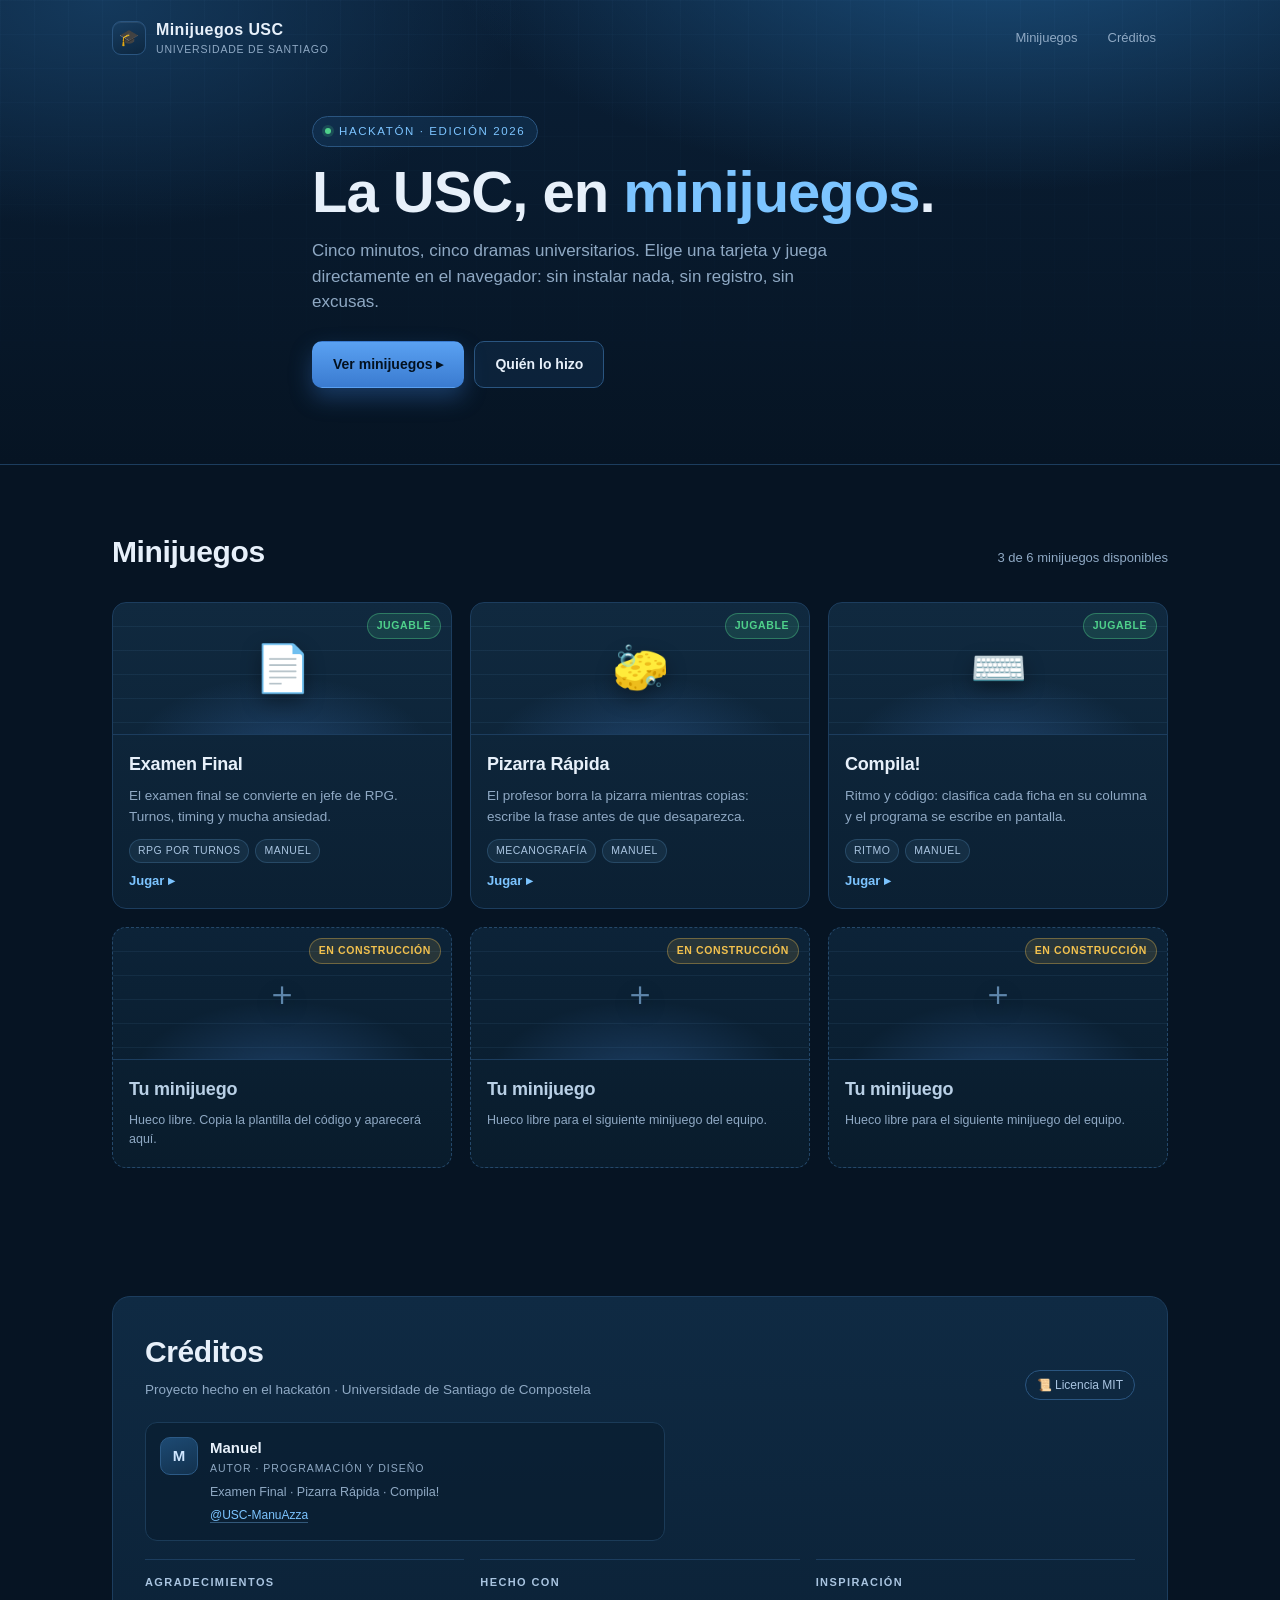
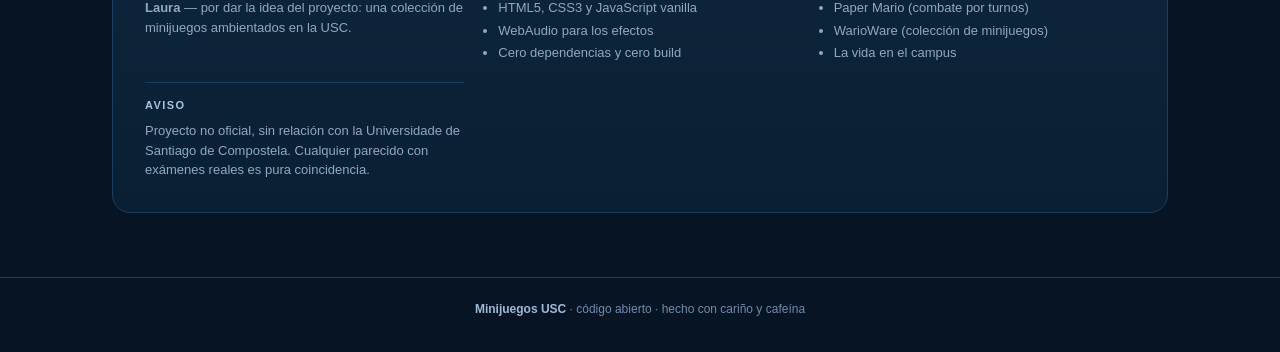
<file: index.html>
<!doctype html>
<html lang="es">
<head>
<meta charset="utf-8">
<meta name="viewport" content="width=device-width,initial-scale=1">
<title>Minijuegos USC — elige uno y juega</title>
<meta name="description" content="Colección de minijuegos cortos sobre la vida en la Universidade de Santiago de Compostela.">
<link rel="icon" href="assets/favicon.svg" type="image/svg+xml">
<style>
  *{box-sizing:border-box}
  :root{
    --bg:#061423;
    --bg-2:#0a1f36;
    --panel:#0e2740;
    --panel-2:#123152;
    --line:#1c3d5e;
    --text:#e7f0fa;
    --muted:#8fa9c4;
    --accent:#4a8fe7;
    --accent-2:#7cc4ff;
    --ok:#4fd18b;
    --warn:#f2c14e;
    --red:#e0605a;
    --shadow:0 18px 34px rgba(0,0,0,.38);
  }
  html{scroll-behavior:smooth}
  body{
    margin:0;background:var(--bg);color:var(--text);
    font-family:"Trebuchet MS",Verdana,sans-serif;
    line-height:1.5;-webkit-font-smoothing:antialiased;
  }
  a{color:inherit}
  .wrap{width:min(1120px,100%);margin:0 auto;padding:0 clamp(16px,4vw,32px)}

  /* ---------- cabecera ---------- */
  .hero{
    position:relative;overflow:hidden;
    padding:18px 0 76px;
    background:
      radial-gradient(900px 420px at 78% -15%, #1b4f7d 0%, transparent 62%),
      radial-gradient(700px 380px at 8% 0%, #14395c 0%, transparent 60%),
      linear-gradient(180deg,#0a1f36 0%, #061423 100%);
    border-bottom:1px solid var(--line);
  }
  .hero::before{
    content:"";position:absolute;inset:0;pointer-events:none;opacity:.5;
    background-image:
      linear-gradient(rgba(124,196,255,.055) 1px, transparent 1px),
      linear-gradient(90deg, rgba(124,196,255,.055) 1px, transparent 1px);
    background-size:34px 34px;
    mask-image:linear-gradient(180deg,#000 0%, transparent 92%);
  }
  .nav{display:flex;align-items:center;justify-content:space-between;gap:16px;position:relative;z-index:1}
  .brand{display:flex;align-items:center;gap:10px;font-weight:800;letter-spacing:.4px}
  .brand .mark{
    display:grid;place-items:center;width:34px;height:34px;border-radius:9px;
    background:linear-gradient(160deg,#173d61,#0d2740);border:1px solid #2a5580;
    box-shadow:inset 0 1px 0 rgba(255,255,255,.08);font-size:16px;
  }
  .brand small{display:block;font-weight:400;font-size:10.5px;color:var(--muted);letter-spacing:.8px;text-transform:uppercase}
  .navlinks{display:flex;gap:6px}
  .navlinks a{
    text-decoration:none;font-size:13px;color:var(--muted);
    padding:8px 12px;border-radius:999px;transition:background .18s,color .18s;
  }
  .navlinks a:hover,.navlinks a:focus-visible{background:rgba(124,196,255,.1);color:var(--text)}

  .hero-body{position:relative;z-index:1;padding-top:58px;max-width:720px}
  .kicker{
    display:inline-flex;align-items:center;gap:8px;margin:0 0 14px;
    font-size:11.5px;letter-spacing:1.6px;text-transform:uppercase;color:var(--accent-2);
    border:1px solid #2a5580;background:rgba(20,57,92,.5);border-radius:999px;padding:6px 12px;
  }
  .kicker i{width:6px;height:6px;border-radius:50%;background:var(--ok);box-shadow:0 0 0 3px rgba(79,209,139,.18)}
  h1{
    margin:0 0 16px;font-size:clamp(34px,6vw,58px);line-height:1.06;letter-spacing:-1px;
  }
  h1 em{font-style:normal;color:var(--accent-2)}
  .lede{margin:0 0 26px;font-size:clamp(15px,2vw,17px);color:var(--muted);max-width:56ch}
  .cta{display:flex;flex-wrap:wrap;gap:10px}
  .btn{
    display:inline-flex;align-items:center;gap:8px;text-decoration:none;
    padding:12px 20px;border-radius:10px;font-weight:700;font-size:14px;
    border:1px solid transparent;transition:transform .15s, box-shadow .15s, background .15s;
  }
  .btn:hover{transform:translateY(-2px)}
  .btn.primary{
    background:linear-gradient(180deg,#5aa1f2,#3a7bd0);color:#03111f;
    box-shadow:0 10px 22px rgba(58,123,208,.35);
  }
  .btn.ghost{border-color:#2a5580;color:var(--text);background:rgba(18,49,82,.45)}
  .btn.ghost:hover{background:rgba(18,49,82,.8)}

  /* ---------- secciones ---------- */
  .section{padding:64px 0 8px}
  .section-head{display:flex;align-items:baseline;justify-content:space-between;gap:16px;flex-wrap:wrap;margin-bottom:22px}
  h2{margin:0;font-size:clamp(22px,3vw,30px);letter-spacing:-.4px}
  .muted{color:var(--muted)}
  .count{font-size:13px;color:var(--muted)}

  .grid{display:grid;grid-template-columns:repeat(auto-fill,minmax(268px,1fr));gap:18px}

  .card{
    position:relative;display:flex;flex-direction:column;
    background:linear-gradient(180deg,#10293f 0%, #0b2033 100%);
    border:1px solid var(--line);border-radius:14px;overflow:hidden;
    transition:transform .2s ease, border-color .2s ease, box-shadow .2s ease;
  }
  .card.jugable:hover,.card.jugable:focus-within{
    transform:translateY(-4px);border-color:#3a7bd0;box-shadow:var(--shadow);
  }
  .thumb{
    position:relative;display:grid;place-items:center;height:132px;
    background:
      radial-gradient(220px 120px at 50% 120%, rgba(74,143,231,.28), transparent 70%),
      repeating-linear-gradient(180deg, transparent 0 23px, rgba(124,196,255,.07) 23px 24px);
    border-bottom:1px solid var(--line);
  }
  .thumb .emoji{font-size:46px;filter:drop-shadow(0 8px 10px rgba(0,0,0,.35));transition:transform .2s}
  .card.jugable:hover .thumb .emoji{transform:translateY(-3px) rotate(-4deg)}
  .badge{
    position:absolute;top:10px;right:10px;font-size:10.5px;font-weight:800;
    letter-spacing:.6px;text-transform:uppercase;padding:4px 9px;border-radius:999px;
    border:1px solid transparent;
  }
  .jugable .badge{background:rgba(79,209,139,.14);color:var(--ok);border-color:rgba(79,209,139,.4)}
  .construccion .badge{background:rgba(242,193,78,.12);color:var(--warn);border-color:rgba(242,193,78,.35)}

  .body{display:flex;flex-direction:column;gap:8px;padding:16px 16px 18px;flex:1}
  .body h3{margin:0;font-size:18px;letter-spacing:-.2px}
  .body p{margin:0;font-size:13.5px;color:var(--muted)}
  .meta{display:flex;flex-wrap:wrap;gap:6px;margin:4px 0 0;padding:0;list-style:none}
  .meta li{
    font-size:10.5px;letter-spacing:.5px;text-transform:uppercase;color:#a9c4e0;
    background:rgba(124,196,255,.08);border:1px solid rgba(124,196,255,.18);
    padding:3px 8px;border-radius:999px;
  }
  .play{
    margin-top:auto;align-self:flex-start;display:inline-flex;align-items:center;gap:6px;
    font-size:13px;font-weight:800;color:var(--accent-2);
  }
  .overlay{position:absolute;inset:0;border-radius:14px}
  .card.jugable .overlay:focus-visible{outline:3px solid var(--accent-2);outline-offset:3px}

  .construccion{background:linear-gradient(180deg,#0c2338 0%,#091c2c 100%);border-style:dashed;border-color:#24486a}
  .construccion .thumb .emoji{font-size:34px;color:#5e86ab}
  .construccion .body h3{color:#b9d0e6}
  .construccion .body p{font-size:12.5px}

  /* ---------- créditos ---------- */
  .credits{margin-top:56px}
  .panel{
    background:linear-gradient(180deg,#0f2a43,#0a1f33);
    border:1px solid var(--line);border-radius:18px;padding:clamp(20px,3vw,32px);
  }
  .credit-head{display:flex;justify-content:space-between;align-items:flex-end;gap:18px;flex-wrap:wrap;margin-bottom:22px}
  .credit-head p{margin:6px 0 0;font-size:13.5px;color:var(--muted)}
  .people{display:grid;grid-template-columns:repeat(auto-fit,minmax(230px,1fr));gap:14px}
  .people.solo{grid-template-columns:minmax(0,520px)}
  .person{
    display:flex;gap:12px;align-items:flex-start;
    background:rgba(9,27,44,.55);border:1px solid #1b3b58;border-radius:12px;padding:14px;
  }
  .avatar{
    flex:0 0 auto;width:38px;height:38px;border-radius:10px;display:grid;place-items:center;
    font-weight:800;font-size:15px;color:#cfe6ff;
    background:linear-gradient(160deg,#1d4a73,#12314e);border:1px solid #2c5a86;
  }
  .person h3{margin:0;font-size:15px}
  .person h3 span{display:block;font-size:10.5px;letter-spacing:1px;text-transform:uppercase;color:var(--muted);font-weight:400;margin-top:2px}
  .person p{margin:6px 0 0;font-size:12.5px;color:var(--muted)}
  .person a{font-size:12px;color:var(--accent-2);text-decoration:none;border-bottom:1px solid rgba(124,196,255,.35)}
  .person a:hover{border-bottom-color:var(--accent-2)}

  .credit-cols{display:grid;grid-template-columns:repeat(auto-fit,minmax(240px,1fr));gap:16px;margin-top:18px}
  .credit-box{border-top:1px solid var(--line);padding-top:14px}
  .credit-box h4{margin:0 0 8px;font-size:11px;letter-spacing:1.4px;text-transform:uppercase;color:#a9c4e0}
  .credit-box ul{margin:0;padding-left:18px;font-size:13px;color:var(--muted)}
  .credit-box li{margin:3px 0}
  .credit-box p{margin:0;font-size:13px;color:var(--muted)}
  .license{display:inline-flex;align-items:center;gap:8px;font-size:12px;color:#a9c4e0;
    border:1px solid #2a5580;border-radius:999px;padding:5px 11px;margin-top:4px}

  footer{
    margin-top:56px;border-top:1px solid var(--line);
    padding:22px 0 34px;font-size:12px;color:#6f8cab;text-align:center;
  }
  footer strong{color:#9fbbd6;font-weight:600}

  @media (max-width:560px){
    .hero{padding-bottom:56px}
    .hero-body{padding-top:40px}
    .navlinks a{padding:8px 9px;font-size:12px}
    .thumb{height:112px}
  }
  @media (prefers-reduced-motion:reduce){
    *{transition:none !important;animation:none !important;scroll-behavior:auto !important}
  }
</style>
</head>
<body>

<header class="hero">
  <div class="wrap">
    <nav class="nav">
      <span class="brand">
        <span class="mark">🎓</span>
        <span>Minijuegos USC<small>Universidade de Santiago</small></span>
      </span>
      <div class="navlinks">
        <a href="#minijuegos">Minijuegos</a>
        <a href="#creditos">Créditos</a>
      </div>
    </nav>
  </div>

  <div class="wrap hero-body">
    <p class="kicker"><i></i> Hackatón · edición 2026</p>
    <h1>La USC, en <em>minijuegos</em>.</h1>
    <p class="lede">
      Cinco minutos, cinco dramas universitarios. Elige una tarjeta y juega directamente
      en el navegador: sin instalar nada, sin registro, sin excusas.
    </p>
    <div class="cta">
      <a class="btn primary" href="#minijuegos">Ver minijuegos ▸</a>
      <a class="btn ghost" href="#creditos">Quién lo hizo</a>
    </div>
  </div>
</header>

<main class="wrap">
  <section class="section" id="minijuegos">
    <div class="section-head">
      <h2>Minijuegos</h2>
      <p class="count" id="count"></p>
    </div>
    <div class="grid" id="grid"></div>
  </section>

  <section class="section credits" id="creditos">
    <div class="panel">
      <div class="credit-head">
        <div>
          <h2>Créditos</h2>
          <p>Proyecto hecho en el hackatón · <span title="TODO">Universidade de Santiago de Compostela</span></p>
        </div>
        <span class="license">📜 Licencia MIT</span>
      </div>

      <div class="people solo">
        <article class="person">
          <div class="avatar">M</div>
          <div>
            <h3>Manuel <span>Autor · programación y diseño</span></h3>
            <p>Examen Final · Pizarra Rápida · Compila!</p>
            <a href="https://github.com/USC-ManuAzza" target="_blank" rel="noopener">@USC-ManuAzza</a>
          </div>
        </article>
      </div>

      <div class="credit-cols">
        <div class="credit-box">
          <h4>Agradecimientos</h4>
          <p><b>Laura</b> — por dar la idea del proyecto: una colección de minijuegos ambientados en la USC.</p>
        </div>
        <div class="credit-box">
          <h4>Hecho con</h4>
          <ul>
            <li>HTML5, CSS3 y JavaScript vanilla</li>
            <li>WebAudio para los efectos</li>
            <li>Cero dependencias y cero build</li>
          </ul>
        </div>
        <div class="credit-box">
          <h4>Inspiración</h4>
          <ul>
            <li>Paper Mario (combate por turnos)</li>
            <li>WarioWare (colección de minijuegos)</li>
            <li>La vida en el campus</li>
          </ul>
        </div>
        <div class="credit-box">
          <h4>Aviso</h4>
          <p>Proyecto no oficial, sin relación con la Universidade de Santiago de Compostela. Cualquier parecido con exámenes reales es pura coincidencia.</p>
        </div>
      </div>
    </div>
  </section>
</main>

<footer>
  <div class="wrap">
    <strong>Minijuegos USC</strong> · código abierto · hecho con cariño y cafeína
  </div>
</footer>

<script>
'use strict';

/* ============================================================
   PLANTILLA — para añadir un minijuego nuevo:
   1. Copia el bloque de abajo y rellena los datos.
   2. Crea la carpeta del minijuego (ej. MiJuego/) con su HTML.
   3. pon estado:'jugable' y la ruta relativa en 'ruta'.
   4. Si aún no existe, déjalo en estado:'construccion' y quita 'ruta'.

   { titulo:'Mi minijuego', desc:'Una línea de qué va.', estado:'jugable',
     ruta:'MiJuego/index.html', etiqueta:'Género', autor:'Nombre', emoji:'🎮' },
   ============================================================ */

const JUEGOS = [
  {
    titulo: 'Examen Final',
    desc: 'El examen final se convierte en jefe de RPG. Turnos, timing y mucha ansiedad.',
    estado: 'jugable',
    ruta: 'ExamenFinal/examen-final.html',
    etiqueta: 'RPG por turnos',
    autor: 'Manuel',
    emoji: '📄'
  },
  {
    titulo: 'Pizarra Rápida',
    desc: 'El profesor borra la pizarra mientras copias: escribe la frase antes de que desaparezca.',
    estado: 'jugable',
    ruta: 'PizarraRapida/index.html',
    etiqueta: 'Mecanografía',
    autor: 'Manuel',
    emoji: '🧽'
  },
  {
    titulo: 'Compila!',
    desc: 'Ritmo y código: clasifica cada ficha en su columna y el programa se escribe en pantalla.',
    estado: 'jugable',
    ruta: 'Compila/index.html',
    etiqueta: 'Ritmo',
    autor: 'Manuel',
    emoji: '⌨️'
  },
  {
    titulo: 'Tu minijuego',
    desc: 'Hueco libre. Copia la plantilla del código y aparecerá aquí.',
    estado: 'construccion',
    emoji: '＋'
  },
  {
    titulo: 'Tu minijuego',
    desc: 'Hueco libre para el siguiente minijuego del equipo.',
    estado: 'construccion',
    emoji: '＋'
  },
  {
    titulo: 'Tu minijuego',
    desc: 'Hueco libre para el siguiente minijuego del equipo.',
    estado: 'construccion',
    emoji: '＋'
  }
];

const ESTADOS = {
  jugable:      { etiqueta: 'Jugable', clase: 'jugable' },
  construccion: { etiqueta: 'En construcción', clase: 'construccion' }
};

const esc = s => String(s).replace(/[&<>"']/g, c => ({'&':'&amp;','<':'&lt;','>':'&gt;','"':'&quot;',"'":'&#39;'}[c]));

function pintar(){
  const grid = document.getElementById('grid');
  const frag = document.createDocumentFragment();

  JUEGOS.forEach(j => {
    const st = ESTADOS[j.estado] || ESTADOS.construccion;
    const card = document.createElement('article');
    card.className = 'card ' + st.clase;

    const meta = [];
    if(j.etiqueta) meta.push('<li>' + esc(j.etiqueta) + '</li>');
    if(j.autor) meta.push('<li>' + esc(j.autor) + '</li>');

    const jugable = j.estado === 'jugable' && j.ruta;

    card.innerHTML =
      '<div class="thumb"><span class="emoji">' + (j.emoji || '🎮') + '</span>' +
      '<span class="badge">' + st.etiqueta + '</span></div>' +
      '<div class="body">' +
        '<h3>' + esc(j.titulo) + '</h3>' +
        '<p>' + esc(j.desc) + '</p>' +
        (meta.length ? '<ul class="meta">' + meta.join('') + '</ul>' : '') +
        (jugable ? '<span class="play">Jugar ▸</span>' : '') +
      '</div>' +
      (jugable ? '<a class="overlay" href="' + esc(j.ruta) + '" aria-label="Jugar ' + esc(j.titulo) + '"></a>' : '');

    frag.appendChild(card);
  });

  grid.replaceChildren(frag);

  const listos = JUEGOS.filter(j => j.estado === 'jugable').length;
  document.getElementById('count').textContent =
    listos + ' de ' + JUEGOS.length + ' minijuegos disponibles';
}

pintar();
</script>
</body>
</html>
</file>
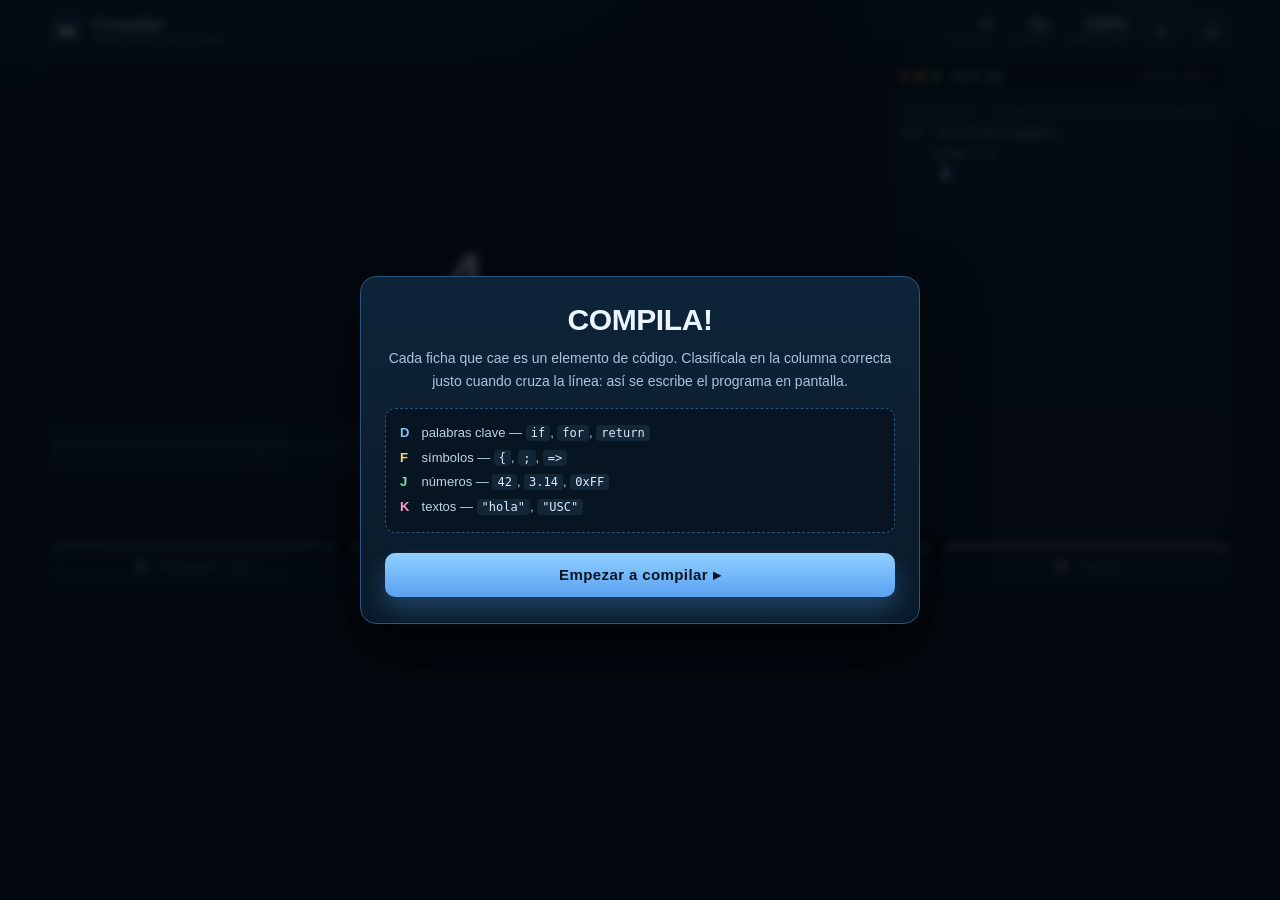
<file: Compila/index.html>
<!doctype html>
<html lang="es">
<head>
<meta charset="utf-8">
<meta name="viewport" content="width=device-width,initial-scale=1">
<title>Compila! — minijuego de ritmo</title>
<meta name="description" content="Minijuego de ritmo: clasifica elementos de código antes de que crucen la línea.">
<link rel="icon" href="../assets/favicon.svg" type="image/svg+xml">
<link rel="stylesheet" href="styles.css">
</head>
<body>

<div class="app">
  <header class="hud">
    <div class="brand">
      <span class="ico">⌨️</span>
      <span>Compila!<small>minijuego de ritmo</small></span>
    </div>
    <div class="stats">
      <div class="stat"><b id="score">0</b><small>puntos</small></div>
      <div class="stat"><b id="combo">0x</b><small>combo</small></div>
      <div class="stat"><b id="acc">100%</b><small>precisión</small></div>
      <button id="pause" class="mini" title="Pausa (Esc)" aria-label="Pausar">⏸</button>
      <button id="mute" class="mini" title="Sonido">🔊</button>
    </div>
  </header>

  <main class="stage">
    <section class="playfield">
      <canvas id="board" aria-label="Pista de notas"></canvas>
      <div class="judge" id="judge" aria-live="polite"></div>
    </section>

    <aside class="editor" aria-label="Código generado">
      <div class="editor-bar">
        <span class="dot r"></span><span class="dot y"></span><span class="dot g"></span>
        <span class="file">main.py</span>
        <span class="status" id="status">esperando…</span>
      </div>
      <pre class="code" id="code"></pre>
      <div class="progress"><i id="prog"></i></div>
    </aside>
  </main>

  <div class="lanes" id="lanes">
    <button class="lane l0" data-lane="0"><b>D</b><span>palabra clave</span></button>
    <button class="lane l1" data-lane="1"><b>F</b><span>símbolo</span></button>
    <button class="lane l2" data-lane="2"><b>J</b><span>número</span></button>
    <button class="lane l3" data-lane="3"><b>K</b><span>texto</span></button>
  </div>

  <p class="hint" id="hint">
    Pulsa <b>D</b> · <b>F</b> · <b>J</b> · <b>K</b> cuando la ficha cruce la línea, según lo que sea.
  </p>
</div>

<div class="overlay" id="overlay">
  <div class="panel">
    <h1 id="ovTitle">COMPILA!</h1>
    <p id="ovText">
      Cada ficha que cae es un elemento de código. Clasifícala en la columna correcta
      justo cuando cruza la línea: así se escribe el programa en pantalla.
    </p>
    <ul class="rules">
      <li><b class="k0">D</b> palabras clave — <code>if</code>, <code>for</code>, <code>return</code></li>
      <li><b class="k1">F</b> símbolos — <code>{</code>, <code>;</code>, <code>=&gt;</code></li>
      <li><b class="k2">J</b> números — <code>42</code>, <code>3.14</code>, <code>0xFF</code></li>
      <li><b class="k3">K</b> textos — <code>"hola"</code>, <code>"USC"</code></li>
    </ul>
    <button id="ovBtn" class="big">Empezar a compilar ▸</button>
  </div>
</div>

<div class="overlay hidden" id="pausa">
  <div class="panel panel-mini">
    <h1>PAUSA</h1>
    <p>El profesor ha salido de clase. El tiempo no corre.</p>
    <button id="resumeBtn" class="big">Continuar ▸</button>
    <button id="quitBtn" class="link">Salir al menú</button>
  </div>
</div>

<script src="game.js"></script>
</body>
</html>
</file>
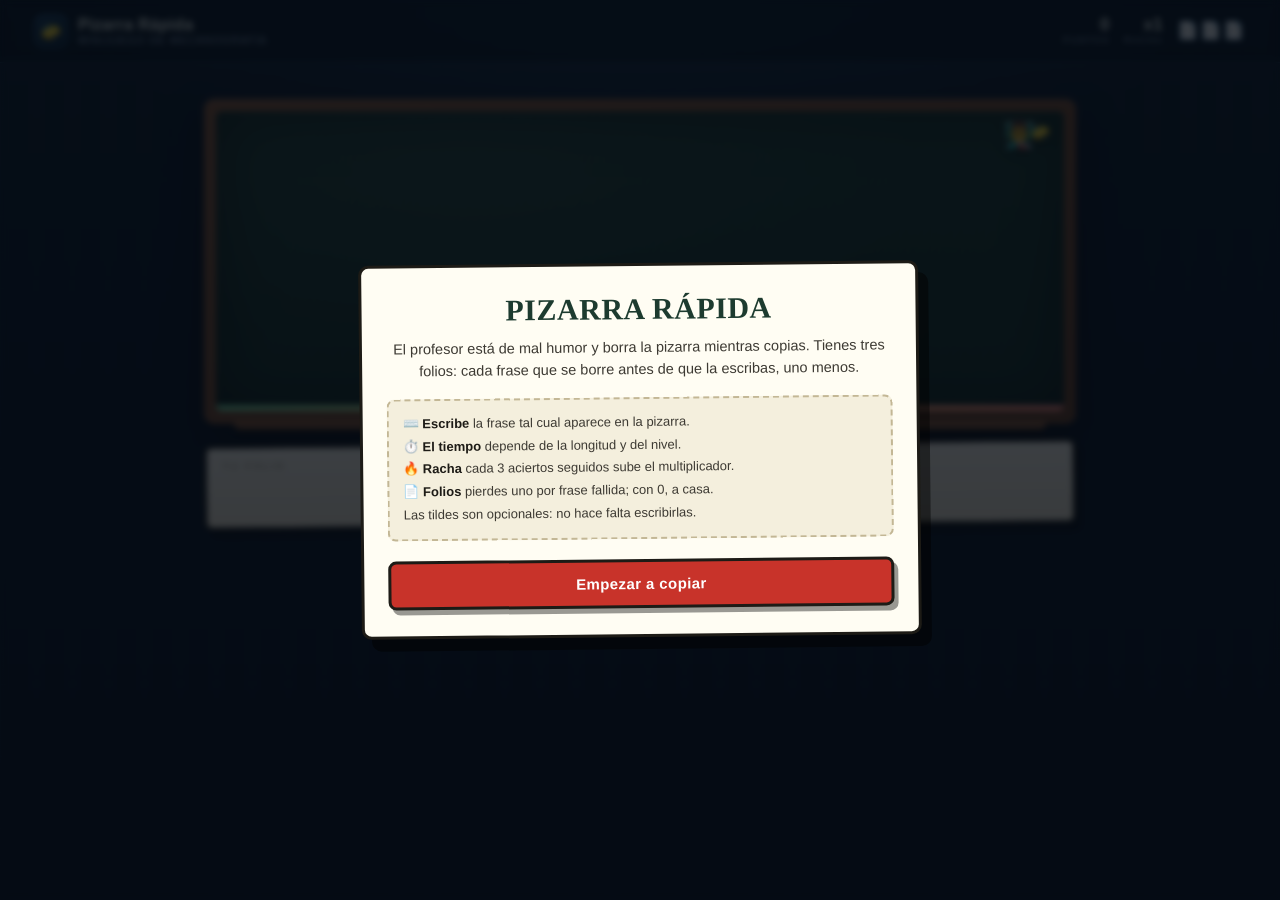
<file: PizarraRapida/index.html>
<!doctype html>
<html lang="es">
<head>
<meta charset="utf-8">
<meta name="viewport" content="width=device-width,initial-scale=1">
<title>Pizarra Rápida — escribe antes de que borre</title>
<meta name="description" content="Minijuego de mecanografía: copia la frase de la pizarra antes de que el profesor la borre.">
<link rel="icon" href="../assets/favicon.svg" type="image/svg+xml">
<link rel="stylesheet" href="styles.css">
</head>
<body>

<div class="room">
  <header class="hud">
    <div class="brand">
      <span class="ico">🧽</span>
      <span>Pizarra Rápida<small>minijuego de mecanografía</small></span>
    </div>
    <div class="stats">
      <div class="stat"><b id="pts">0</b><small>puntos</small></div>
      <div class="stat"><b id="mult">x1</b><small>racha</small></div>
      <div class="stat folios" id="vidas" aria-label="Folios restantes">📄📄📄</div>
    </div>
  </header>

  <main class="stage">
    <div class="board-frame">
      <div class="board">
        <div class="teacher" id="teacher" aria-hidden="true">👨‍🏫<span class="eraser">🧽</span></div>
        <p class="chalk" id="frase" aria-live="polite"></p>
        <div class="timer" role="progressbar" aria-label="Tiempo restante"><i id="timerBar"></i></div>
      </div>
      <div class="tray"></div>
    </div>

    <div class="folio">
      <span class="folio-label">TU FOLIO</span>
      <div class="folio-line">
        <div class="typed" id="typed" aria-hidden="true"></div>
        <input id="input" type="text" autocomplete="off" autocapitalize="off" autocorrect="off"
               spellcheck="false" aria-label="Escribe la frase de la pizarra">
      </div>
    </div>

    <p class="hint" id="hint">Escribe la frase antes de que la borre.</p>
  </main>
</div>

<div class="overlay" id="overlay">
  <div class="panel">
    <h1 id="ovTitle">PIZARRA RÁPIDA</h1>
    <p id="ovText">El profesor está de mal humor y borra la pizarra mientras copias. Tienes tres folios: cada frase que se borre antes de que la escribas, uno menos.</p>
    <ul class="rules">
      <li><b>⌨️ Escribe</b> la frase tal cual aparece en la pizarra.</li>
      <li><b>⏱️ El tiempo</b> depende de la longitud y del nivel.</li>
      <li><b>🔥 Racha</b> cada 3 aciertos seguidos sube el multiplicador.</li>
      <li><b>📄 Folios</b> pierdes uno por frase fallida; con 0, a casa.</li>
      <li>Las tildes son opcionales: no hace falta escribirlas.</li>
    </ul>
    <button id="ovBtn" class="big">Empezar a copiar</button>
  </div>
</div>

<script src="game.js"></script>
</body>
</html>
</file>
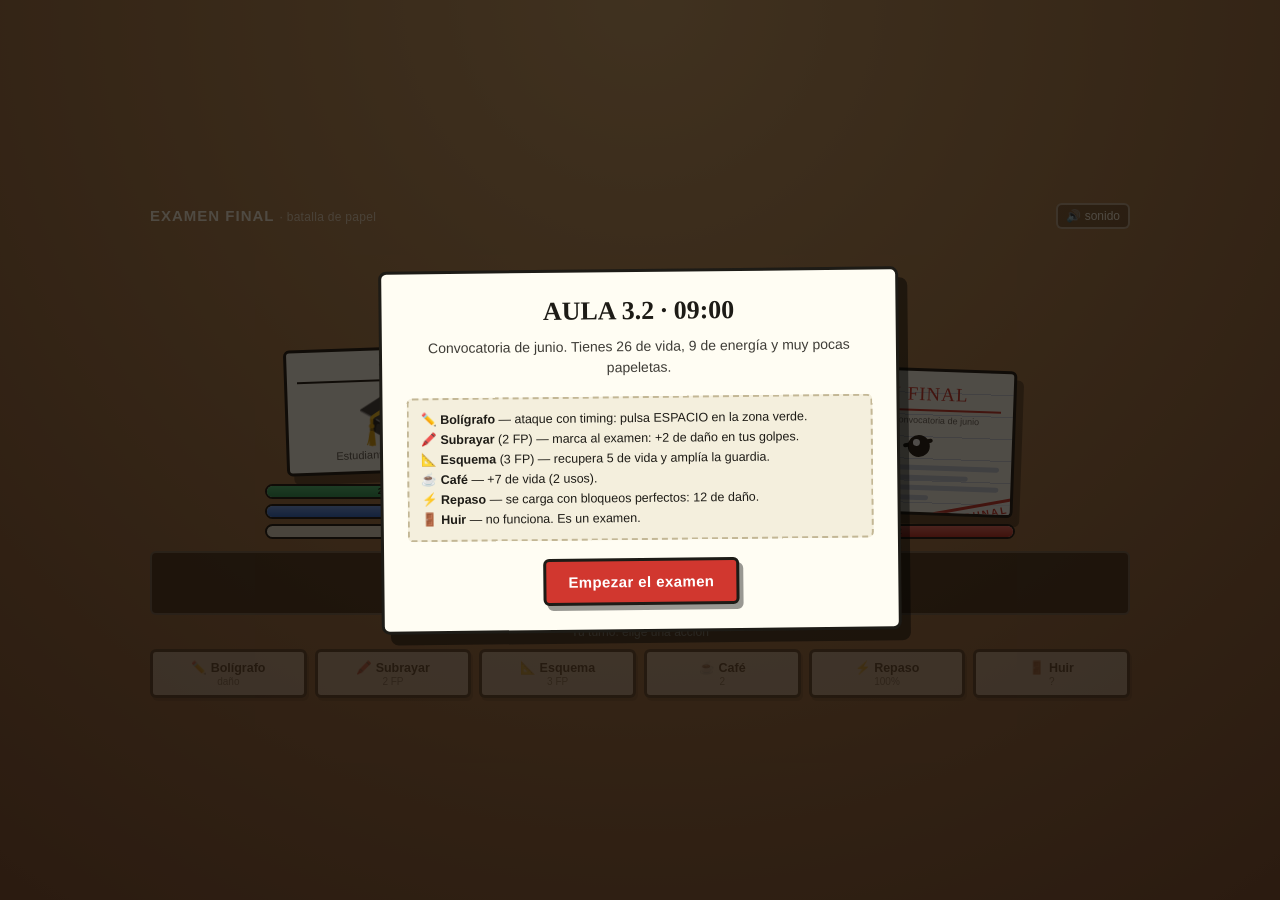
<file: examen-final.html>
<!doctype html>
<html lang="es">
<head>
<meta charset="utf-8">
<meta name="viewport" content="width=device-width,initial-scale=1">
<title>Examen Final — Batalla de Papel</title>
<style>
  *{box-sizing:border-box}
  :root{
    --ink:#1d1b16; --paper:#fffdf3; --red:#d1372f; --blue:#2f6bd1;
    --green:#2f9e5c; --yellow:#f2c14e; --wood:#8a5a3b;
  }
  html,body{height:100%}
  body{
    margin:0; min-height:100%; color:var(--ink);
    font-family:"Trebuchet MS",Verdana,sans-serif;
    background:radial-gradient(circle at 50% 0%, #c9a06a 0%, #a97c4e 45%, #7d4f33 100%);
    display:grid; place-items:center; padding:14px;
    overflow-x:hidden;
  }
  #game{width:min(980px,100%); position:relative}

  .topbar{display:flex;justify-content:space-between;align-items:center;color:#fff8e7;margin-bottom:10px}
  .brand{font-weight:800;letter-spacing:1px;font-size:15px}
  .brand span{font-weight:400;opacity:.75;font-size:12px;letter-spacing:.3px}
  .mini{background:rgba(0,0,0,.25);color:#fff8e7;border:2px solid rgba(255,248,231,.5);
    border-radius:6px;padding:4px 8px;cursor:pointer;font:inherit;font-size:12px}
  .mini:hover{background:rgba(0,0,0,.4)}

  #arena{display:grid;grid-template-columns:1fr 1fr;gap:20px;align-items:end;min-height:300px}

  .actor{display:flex;flex-direction:column;align-items:center;gap:10px;min-width:0}

  .card{
    position:relative; width:210px; background:var(--paper);
    border:3px solid var(--ink); border-radius:6px; padding:10px;
    box-shadow:7px 9px 0 rgba(0,0,0,.35);
    transform:rotate(var(--rot,-2deg));
    transition:transform .12s ease;
  }
  #playerCard{--rot:-2deg}
  #enemyCard{--rot:2deg; width:250px; padding:12px}

  .cardTop{font-family:"Segoe Print","Comic Sans MS",cursive;font-size:13px;text-align:center;
    border-bottom:2px solid var(--ink);padding-bottom:3px;letter-spacing:1px}
  .face{font-size:54px;text-align:center;line-height:1.1;margin:6px 0 2px}
  .cardName{font-size:11px;text-align:center;opacity:.7}

  .exam{
    background:
      repeating-linear-gradient(to bottom, transparent 0 21px, #cfd8e6 21px 22px),
      var(--paper);
    overflow:hidden;
  }
  .examHead{font-family:"Segoe Print","Comic Sans MS",cursive;font-size:19px;text-align:center;
    letter-spacing:1px;color:var(--red);border-bottom:2px solid var(--red);padding-bottom:4px}
  .examSub{font-size:9px;text-align:center;opacity:.65;margin:4px 0 8px}
  .eyes{display:flex;justify-content:center;gap:36px;margin:10px 0 8px}
  .eye{width:22px;height:22px;background:var(--ink);border-radius:50%;position:relative}
  .eye::after{content:"";position:absolute;top:4px;left:5px;width:7px;height:7px;background:#fff;border-radius:50%}
  .brows{position:absolute;top:70px;left:0;right:0;display:flex;justify-content:center;gap:26px}
  .brows b{display:block;width:30px;height:4px;background:var(--ink);border-radius:2px}
  .brows b:first-child{transform:rotate(12deg)}
  .brows b:last-child{transform:rotate(-12deg)}
  .lines{display:grid;gap:5px;margin-top:2px}
  .lines i{display:block;height:5px;background:#c8d2e2;border-radius:3px}
  .lines i:nth-child(2){width:86%}
  .lines i:nth-child(4){width:68%}
  .stamp{position:absolute;right:-8px;bottom:-12px;transform:rotate(-12deg);
    border:3px solid var(--red);color:var(--red);background:rgba(255,255,255,.65);
    font-weight:800;font-size:10px;letter-spacing:2px;padding:2px 6px;border-radius:3px}

  .stats{width:100%;max-width:250px;display:grid;gap:5px}
  .bar{position:relative;height:15px;background:#e8e2d0;border:2px solid var(--ink);
    border-radius:999px;overflow:hidden}
  .bar > i{position:absolute;left:0;top:0;bottom:0;width:100%;
    background:linear-gradient(#4cc27a,#2f9e5c);transition:width .35s ease;z-index:1}
  .bar.fp > i{background:linear-gradient(#6f9df0,#2f6bd1)}
  .bar.star > i{background:linear-gradient(#ffe08a,#f2c14e)}
  .bar.enemy > i{background:linear-gradient(#ee6b62,#c8332a)}
  .bar > span{position:relative;z-index:2;display:grid;place-items:center;height:100%;
    font-size:9px;font-weight:800;letter-spacing:.4px;color:#12100c}

  .log{min-height:64px;max-height:80px;overflow:hidden;margin:12px 0 0;
    background:rgba(20,14,8,.55);border:2px solid rgba(255,248,231,.25);border-radius:6px;
    padding:6px 10px;color:#fff8e7;font-size:12.5px;line-height:1.45}
  .log div{opacity:.55}
  .log div:last-child{opacity:1}
  .log .good{color:#9ff0bb}
  .log .warn{color:#ffd28a}
  .log .dim{opacity:.5}

  .hint{color:#fff8e7;font-size:12px;text-align:center;margin:10px 0 8px;opacity:.85;min-height:16px}

  .commands{display:grid;grid-template-columns:repeat(6,1fr);gap:8px}
  .commands button{
    background:var(--paper);border:3px solid var(--ink);border-radius:6px;
    box-shadow:4px 5px 0 rgba(0,0,0,.35);padding:8px 4px;cursor:pointer;
    font:inherit;font-weight:800;font-size:12.5px;color:var(--ink);
    display:flex;flex-direction:column;align-items:center;gap:1px;
    transition:transform .06s ease, box-shadow .06s ease;
  }
  .commands button small{font-weight:400;opacity:.6;font-size:10px}
  .commands button:hover:not(:disabled){transform:translateY(-2px)}
  .commands button:active:not(:disabled){transform:translate(3px,4px);box-shadow:1px 1px 0 rgba(0,0,0,.35)}
  .commands button:disabled{opacity:.4;cursor:not-allowed;box-shadow:2px 3px 0 rgba(0,0,0,.25)}

  .qte{position:fixed;inset:0;display:grid;place-items:center;background:rgba(12,8,4,.6);
    backdrop-filter:blur(2px);z-index:50}
  .qte.hidden{display:none}
  .qteBox{width:min(520px,92vw);background:var(--paper);border:3px solid var(--ink);
    border-radius:8px;box-shadow:8px 10px 0 rgba(0,0,0,.4);padding:16px 18px;text-align:center;
    animation:pop .15s ease-out}
  @keyframes pop{from{transform:scale(.92);opacity:0}to{transform:scale(1);opacity:1}}
  .qteTitle{font-family:"Segoe Print","Comic Sans MS",cursive;font-size:21px;letter-spacing:1px}
  .qteHint{font-size:12px;opacity:.7;margin:2px 0 14px}
  .track{position:relative;height:28px;background:#efe7d2;border:3px solid var(--ink);
    border-radius:999px;overflow:hidden;cursor:pointer;touch-action:none}
  .zone{position:absolute;top:0;bottom:0}
  .zone.good{background:#ffe08a}
  .zone.perfect{background:var(--green)}
  .marker{position:absolute;top:-3px;bottom:-3px;width:7px;margin-left:-3.5px;background:var(--red);
    box-shadow:0 0 0 2px #fff;z-index:3}
  .qteFoot{margin-top:10px;font-size:11px;opacity:.6}

  .overlay{position:fixed;inset:0;display:grid;place-items:center;background:rgba(12,8,4,.72);z-index:60}
  .overlay.hidden{display:none}
  .panel{width:min(520px,92vw);background:var(--paper);border:3px solid var(--ink);border-radius:8px;
    box-shadow:9px 11px 0 rgba(0,0,0,.45);padding:24px;text-align:center;transform:rotate(-.6deg)}
  .panel h1{font-family:"Segoe Print","Comic Sans MS",cursive;font-size:26px;margin:0 0 10px}
  .panel p{font-size:14px;line-height:1.5;margin:0 0 18px;opacity:.85}
  .panel .rules{text-align:left;font-size:12.5px;line-height:1.6;background:#f4efdd;
    border:2px dashed #c3b795;border-radius:6px;padding:10px 12px;margin:0 0 18px}
  .big{background:var(--red);color:#fff;border:3px solid var(--ink);border-radius:6px;
    box-shadow:4px 5px 0 rgba(0,0,0,.4);padding:12px 22px;font:inherit;font-weight:800;
    font-size:15px;cursor:pointer;letter-spacing:.4px}
  .big:hover{transform:translateY(-2px)}
  .big:active{transform:translate(3px,4px);box-shadow:1px 1px 0 rgba(0,0,0,.4)}

  .float{position:absolute;left:50%;top:12%;transform:translateX(-50%);pointer-events:none;
    font-weight:900;font-size:26px;text-shadow:2px 2px 0 #fff;animation:floatUp .9s ease-out forwards;z-index:9}
  .float.dmg{color:var(--red)}
  .float.good{color:var(--green);font-size:15px}
  @keyframes floatUp{to{transform:translate(-50%,-42px);opacity:0}}

  .shake{animation:shake .42s ease-in-out}
  @keyframes shake{
    0%,100%{transform:rotate(var(--rot,0deg)) translateX(0)}
    25%{transform:rotate(var(--rot,0deg)) translateX(-7px)}
    75%{transform:rotate(var(--rot,0deg)) translateX(7px)}
  }
  .windup{animation:windup .5s ease-in-out infinite alternate}
  @keyframes windup{
    from{transform:rotate(var(--rot,0deg)) scale(1)}
    to{transform:rotate(var(--rot,0deg)) scale(1.06);filter:drop-shadow(0 0 10px rgba(209,55,47,.8))}
  }
  #enemyCard.phase3{--rot:1deg;background-color:#fff5f0}

  @media (max-width:760px){
    #arena{grid-template-columns:1fr 1fr;gap:8px;min-height:0}
    .card{width:150px;padding:8px}
    #enemyCard{width:170px;padding:9px}
    .examHead{font-size:14px}
    .examSub{font-size:7px}
    .face{font-size:40px}
    .eye{width:16px;height:16px}
    .brows{display:none}
    .commands{grid-template-columns:repeat(3,1fr)}
    .log{font-size:11.5px;min-height:58px}
  }
</style>
</head>
<body>
<div id="game">
  <div class="topbar">
    <div class="brand">EXAMEN FINAL <span>· batalla de papel</span></div>
    <button id="soundBtn" class="mini" title="Sonido">🔊 sonido</button>
  </div>

  <div id="arena">
    <div class="actor">
      <div class="card" id="playerCard">
        <div class="cardTop">TÚ</div>
        <div class="face" id="face">🎓</div>
        <div class="cardName">Estudiante de 4º curso</div>
      </div>
      <div class="stats">
        <div class="bar hp"><i id="pHpBar"></i><span id="pHpTxt">26/26</span></div>
        <div class="bar fp"><i id="pFpBar"></i><span id="pFpTxt">9/9</span></div>
        <div class="bar star"><i id="pStarBar"></i><span id="pStarTxt">0%</span></div>
      </div>
    </div>

    <div class="actor">
      <div class="card exam" id="enemyCard">
        <div class="examHead">EXAMEN FINAL</div>
        <div class="examSub">Facultad de Ciencias · convocatoria de junio</div>
        <div class="brows"><b></b><b></b></div>
        <div class="eyes"><span class="eye"></span><span class="eye"></span></div>
        <div class="lines"><i></i><i></i><i></i><i></i></div>
        <div class="stamp">TRIBUNAL</div>
      </div>
      <div class="stats">
        <div class="bar enemy"><i id="bHpBar"></i><span id="bHpTxt">52/52</span></div>
      </div>
    </div>
  </div>

  <div class="log" id="log"></div>
  <div class="hint" id="hint">Tu turno: elige una acción</div>

  <div class="commands" id="commands">
    <button data-cmd="attack">✏️ Bolígrafo<small>daño</small></button>
    <button data-cmd="mark">🖍️ Subrayar<small>2 FP</small></button>
    <button data-cmd="focus">📐 Esquema<small>3 FP</small></button>
    <button data-cmd="cafe">☕ Café<small id="cafeCount">2</small></button>
    <button data-cmd="star" id="starBtn">⚡ Repaso<small>100%</small></button>
    <button data-cmd="flee">🚪 Huir<small>?</small></button>
  </div>
</div>

<div class="qte hidden" id="qte">
  <div class="qteBox">
    <div class="qteTitle" id="qteTitle">¡BOLÍGRAFO!</div>
    <div class="qteHint" id="qteHint">Pulsa en la zona verde</div>
    <div class="track" id="track">
      <div class="zone good" id="goodZone"></div>
      <div class="zone perfect" id="perfectZone"></div>
      <div class="marker" id="marker"></div>
    </div>
    <div class="qteFoot">ESPACIO o clic</div>
  </div>
</div>

<div class="overlay" id="overlay">
  <div class="panel">
    <h1 id="ovTitle">AULA 3.2 · 09:00</h1>
    <p id="ovText">Convocatoria de junio. Tienes 26 de vida, 9 de energía y muy pocas papeletas.</p>
    <div class="rules" id="ovRules">
      <b>✏️ Bolígrafo</b> — ataque con timing: pulsa ESPACIO en la zona verde.<br>
      <b>🖍️ Subrayar</b> (2 FP) — marca al examen: +2 de daño en tus golpes.<br>
      <b>📐 Esquema</b> (3 FP) — recupera 5 de vida y amplía la guardia.<br>
      <b>☕ Café</b> — +7 de vida (2 usos).<br>
      <b>⚡ Repaso</b> — se carga con bloqueos perfectos: 12 de daño.<br>
      <b>🚪 Huir</b> — no funciona. Es un examen.
    </div>
    <button id="ovBtn" class="big">Empezar el examen</button>
  </div>
</div>

<script>
'use strict';

const el = id => document.getElementById(id);
const sleep = ms => new Promise(r => setTimeout(r, ms));

const state = {
  P: {hp:26, maxHp:26, fp:9, maxFp:9, cafe:2, star:0, drowsy:0, wideGuard:false},
  B: {hp:52, maxHp:52, phase:1, marked:0},
  busy: true, over: true, turns: 0, sound: true
};

/* ---------- audio ---------- */
let ac = null;
function sfx(kind){
  if(!state.sound) return;
  try{
    ac = ac || new (window.AudioContext || window.webkitAudioContext)();
    const o = ac.createOscillator(), g = ac.createGain();
    o.connect(g); g.connect(ac.destination);
    const t = ac.currentTime;
    const map = {
      tap:     {f:420, d:0.07, type:'square'},
      perfect: {f:900, d:0.13, type:'square'},
      hit:     {f:180, d:0.14, type:'sawtooth'},
      bad:     {f:90,  d:0.22, type:'sawtooth'},
      win:     {f:660, d:0.18, type:'triangle'}
    };
    const c = map[kind] || map.tap;
    o.type = c.type;
    o.frequency.setValueAtTime(c.f, t);
    g.gain.setValueAtTime(0.06, t);
    g.gain.exponentialRampToValueAtTime(0.001, t + c.d);
    o.start(t); o.stop(t + c.d + 0.02);
  }catch(e){}
}

/* ---------- UI ---------- */
function setBar(barId, txtId, v, max, pct){
  el(barId).style.width = Math.max(0, Math.min(100, (v / max) * 100)) + '%';
  el(txtId).textContent = pct ? Math.round(v) + '%' : Math.round(v) + '/' + max;
}

function updateUI(){
  const P = state.P, B = state.B;
  setBar('pHpBar', 'pHpTxt', P.hp, P.maxHp);
  setBar('pFpBar', 'pFpTxt', P.fp, P.maxFp);
  setBar('pStarBar', 'pStarTxt', P.star, 100, true);
  setBar('bHpBar', 'bHpTxt', B.hp, B.maxHp);
  el('cafeCount').textContent = P.cafe;
  el('face').textContent = P.hp <= 8 ? '😰' : P.hp <= 16 ? '😬' : '🎓';
}

function refreshButtons(){
  const P = state.P;
  const off = state.busy || state.over;
  document.querySelectorAll('#commands button').forEach(b => b.disabled = off);
  if(off) return;
  if(P.fp < 2) q('[data-cmd="mark"]').disabled = true;
  if(P.fp < 3) q('[data-cmd="focus"]').disabled = true;
  if(P.cafe <= 0) q('[data-cmd="cafe"]').disabled = true;
  if(P.star < 100) q('[data-cmd="star"]').disabled = true;
  el('hint').textContent = 'Tu turno: elige una acción';
}

function q(sel){ return document.querySelector(sel); }

function log(msg, cls){
  const d = document.createElement('div');
  if(cls) d.className = cls;
  d.textContent = msg;
  const L = el('log');
  L.appendChild(d);
  while(L.children.length > 5) L.removeChild(L.firstChild);
}

function floatText(target, text, cls){
  const f = document.createElement('div');
  f.className = 'float ' + (cls || '');
  f.textContent = text;
  target.appendChild(f);
  setTimeout(() => f.remove(), 950);
}

function shake(target){
  target.classList.remove('shake');
  void target.offsetWidth;
  target.classList.add('shake');
  setTimeout(() => target.classList.remove('shake'), 480);
}

/* ---------- QTE ---------- */
function qte(opts){
  return new Promise(resolve => {
    const {title, hint, a, b, speed = 1000, kind = 'attack'} = opts;
    const overlay = el('qte'), track = el('track'), marker = el('marker');
    const pad = 9;

    el('qteTitle').textContent = title;
    el('qteTitle').style.color = kind === 'guard' ? 'var(--blue)' : 'var(--red)';
    el('qteHint').textContent = hint;
    el('goodZone').style.left = (a - pad) + '%';
    el('goodZone').style.width = (b - a + pad * 2) + '%';
    el('perfectZone').style.left = a + '%';
    el('perfectZone').style.width = (b - a) + '%';
    marker.style.left = '0%';

    const t0 = performance.now();
    let raf = 0, done = false;
    const pos = () => Math.min(100, (performance.now() - t0) / speed * 100);

    function cleanup(){
      cancelAnimationFrame(raf);
      window.removeEventListener('keydown', onKey);
      track.removeEventListener('pointerdown', onDown);
      overlay.removeEventListener('pointerdown', onBackdrop);
    }
    function finish(res){
      if(done) return;
      done = true; cleanup();
      overlay.classList.add('hidden');
      resolve(res);
    }
    function judge(){
      const p = pos();
      if(p >= a && p <= b) return 'perfect';
      if(p >= a - pad && p <= b + pad) return 'good';
      return 'miss';
    }
    function press(){
      if(done) return;
      const res = judge();
      sfx(res === 'perfect' ? 'perfect' : res === 'good' ? 'tap' : 'bad');
      finish(res);
    }
    function onKey(e){
      if(e.code === 'Space' || e.code === 'Enter'){ e.preventDefault(); press(); }
    }
    function onDown(e){ e.preventDefault(); press(); }
    function onBackdrop(e){ e.preventDefault(); }
    function frame(){
      const p = pos();
      marker.style.left = p + '%';
      if(p >= 100){ finish('miss'); return; }
      raf = requestAnimationFrame(frame);
    }

    overlay.classList.remove('hidden');
    window.addEventListener('keydown', onKey);
    track.addEventListener('pointerdown', onDown);
    overlay.addEventListener('pointerdown', onBackdrop);
    raf = requestAnimationFrame(frame);
  });
}

/* ---------- combate ---------- */
function hitBoss(dmg){
  const B = state.B;
  dmg = Math.max(1, Math.round(dmg));
  B.hp = Math.max(0, B.hp - dmg);
  floatText(el('enemyCard'), '-' + dmg, 'dmg');
  shake(el('enemyCard'));
  sfx('hit');
  log('El examen pierde ' + dmg + ' de vida.');
  checkPhase();
  updateUI();
}

function healPlayer(n, msg){
  const P = state.P;
  P.hp = Math.min(P.maxHp, P.hp + n);
  floatText(el('playerCard'), '+' + n, 'good');
  sfx('perfect');
  log(msg, 'good');
  updateUI();
}

function checkPhase(){
  const B = state.B;
  if(B.phase === 1 && B.hp <= B.maxHp * 0.6){
    B.phase = 2;
    log('📄 El examen pasa a la SEGUNDA PARTE: problemas.', 'warn');
    shake(el('enemyCard'));
  } else if(B.phase === 2 && B.hp <= B.maxHp * 0.3){
    B.phase = 3;
    el('enemyCard').classList.add('phase3');
    log('🔥 TERCERA PARTE: recuperación. El tribunal está furioso.', 'warn');
    shake(el('enemyCard'));
  }
}

const ATTACKS = {
  test:  {name:'PREGUNTA TIPO TEST', dmg:4, zone:[52, 80], speed:950},
  doble: {name:'HOJA A DOBLE CARA', dmg:2, hits:2, zone:[50, 78], speed:780},
  tiempo:{name:'SE ACABÓ EL TIEMPO', dmg:6, zone:[48, 74], speed:900},
  sueno: {name:'EFECTO SOMNÍFERO', dmg:0, sleep:true, zone:[52, 82], speed:1000}
};

function resolveGuard(quality, atk){
  const P = state.P, B = state.B;
  if(atk.sleep){
    if(quality === 'perfect'){
      log('Resistes la somnolencia. Bien hecho.', 'good');
      P.star = Math.min(100, P.star + 10);
    } else {
      P.drowsy = 3;
      log('😴 Te entra sueño: tu zona de ataque se reduce.', 'warn');
    }
    return;
  }
  const base = atk.dmg + (B.phase === 3 ? 1 : 0);
  if(quality === 'perfect'){
    P.star = Math.min(100, P.star + 22);
    floatText(el('playerCard'), '¡BLOQUEO!', 'good');
    log('¡Bloqueo perfecto! +22 de concentración.', 'good');
    return;
  }
  const dmg = quality === 'good' ? Math.ceil(base / 2) : base;
  P.hp = Math.max(0, P.hp - dmg);
  if(quality === 'good') P.star = Math.min(100, P.star + 8);
  floatText(el('playerCard'), '-' + dmg, 'dmg');
  shake(el('playerCard'));
  sfx('hit');
  log('Recibes ' + dmg + ' de daño.');
}

async function bossTurn(){
  const P = state.P, B = state.B;
  const pool = B.phase === 1 ? ['test', 'doble']
             : B.phase === 2 ? ['test', 'doble', 'tiempo', 'sueno']
             : ['tiempo', 'doble', 'test', 'sueno'];
  const key = pool[Math.floor(Math.random() * pool.length)];
  const atk = ATTACKS[key];

  el('hint').textContent = 'Turno del examen...';
  el('enemyCard').classList.add('windup');
  log('⚠️ ' + atk.name, 'warn');
  await sleep(650);
  el('enemyCard').classList.remove('windup');

  const hits = atk.hits || 1;
  for(let i = 0; i < hits; i++){
    const a = P.wideGuard ? 40 : 52;
    const b = P.wideGuard ? 90 : 80;
    const quality = await qte({
      title: hits > 1 ? '¡BLOQUEA! (' + (i + 1) + '/' + hits + ')' : '¡BLOQUEA!',
      hint: atk.name,
      a, b,
      speed: atk.speed,
      kind: 'guard'
    });
    resolveGuard(quality, atk);
    updateUI();
    if(P.hp <= 0) break;
    await sleep(280);
  }
}

async function runCommand(cmd){
  const P = state.P, B = state.B;

  if(cmd === 'attack'){
    const drowsy = P.drowsy > 0;
    const quality = await qte({
      title: '¡BOLÍGRAFO!',
      hint: drowsy ? '😴 Somnoliento: la zona es más estrecha' : 'Pulsa en la zona verde',
      a: drowsy ? 46 : 38,
      b: drowsy ? 60 : 62,
      speed: 1050
    });
    let dmg = quality === 'perfect' ? 8 : quality === 'good' ? 5 : 1;
    if(drowsy) dmg = Math.max(1, dmg - 2);
    if(B.marked > 0) dmg += 2;
    if(quality === 'perfect'){
      P.star = Math.min(100, P.star + 10);
      log('¡Golpe perfecto! +10 de concentración.', 'good');
    }
    if(quality === 'miss') log('El bolígrafo resbala...', 'dim');
    hitBoss(dmg);
  }

  else if(cmd === 'mark'){
    P.fp -= 2;
    B.marked = 3;
    log('Subrayas la idea principal: +2 de daño en tus golpes.', 'good');
    floatText(el('enemyCard'), 'SUBRAYADO', 'good');
    hitBoss(5);
  }

  else if(cmd === 'focus'){
    P.fp -= 3;
    P.wideGuard = true;
    healPlayer(5, '📐 Esquema mental: +5 de vida y guardia más amplia.');
  }

  else if(cmd === 'cafe'){
    P.cafe -= 1;
    healPlayer(7, '☕ Café: +7 de vida. El pulso vuelve.');
  }

  else if(cmd === 'star'){
    P.star = 0;
    log('⚡ REPASO RELÁMPAGO: repasas el temario entero en un instante.', 'good');
    shake(el('enemyCard'));
    hitBoss(12);
  }

  else if(cmd === 'flee'){
    log('Intentas huir... el tribunal bloquea la puerta. Pierdes el turno.', 'warn');
    shake(el('playerCard'));
  }

  updateUI();
}

function checkEnd(){
  if(state.over) return true;
  if(state.B.hp <= 0){ endGame(true); return true; }
  if(state.P.hp <= 0){ endGame(false); return true; }
  return false;
}

async function doTurn(cmd){
  if(state.busy || state.over) return;
  state.busy = true;
  state.turns += 1;
  refreshButtons();

  await runCommand(cmd);
  updateUI();
  if(checkEnd()) return;

  await sleep(450);
  await bossTurn();
  updateUI();
  if(checkEnd()) return;

  const P = state.P;
  P.fp = Math.min(P.maxFp, P.fp + 1);
  if(P.drowsy > 0) P.drowsy -= 1;
  P.wideGuard = false;
  if(state.B.marked > 0) state.B.marked -= 1;

  state.busy = false;
  refreshButtons();
  updateUI();
  log('— Tu turno —', 'dim');
}

/* ---------- fin de partida ---------- */
function endGame(win){
  state.over = true;
  state.busy = true;
  refreshButtons();

  const P = state.P;
  const ratio = P.hp / P.maxHp;
  const nota = !win ? 'SUSPENSO'
             : ratio > 0.75 ? 'MATRÍCULA DE HONOR'
             : ratio > 0.55 ? 'SOBRESALIENTE'
             : ratio > 0.3  ? 'NOTABLE'
             : 'APROBADO';

  el('ovTitle').textContent = win ? '¡APROBADO!' : 'SUSPENSO';
  el('ovText').textContent = win
    ? 'Nota final: ' + nota + '. Has aguantado ' + state.turns + ' turnos con ' + Math.max(0, P.hp) + ' de vida restante.'
    : 'El examen te ha derrotado en el turno ' + state.turns + '. Nos vemos en la convocatoria de septiembre.';
  el('ovRules').innerHTML = win
    ? '📄 El tribunal firma el acta.<br>🎓 <b>' + nota + '</b><br>❤️ Vida restante: ' + Math.max(0, P.hp) + '/' + P.maxHp
    : '💀 Vida: 0/' + P.maxHp + '<br>📚 Consejo: bloquea para cargar el ⚡ Repaso y subraya antes de atacar.';
  el('ovBtn').textContent = win ? 'Jugar otra vez' : 'Reintentar';
  sfx(win ? 'win' : 'bad');
  el('overlay').classList.remove('hidden');
}

/* ---------- arranque ---------- */
function startBattle(){
  state.P = {hp:26, maxHp:26, fp:9, maxFp:9, cafe:2, star:0, drowsy:0, wideGuard:false};
  state.B = {hp:52, maxHp:52, phase:1, marked:0};
  state.busy = false;
  state.over = false;
  state.turns = 0;

  el('log').innerHTML = '';
  el('enemyCard').classList.remove('phase3', 'windup');
  el('overlay').classList.add('hidden');

  log('📄 El tribunal te mira. Comienza el examen.', 'dim');
  updateUI();
  refreshButtons();
}

el('commands').addEventListener('click', e => {
  const b = e.target.closest('button');
  if(!b || b.disabled) return;
  b.blur();
  doTurn(b.dataset.cmd);
});

el('ovBtn').addEventListener('click', () => {
  startBattle();
});

el('soundBtn').addEventListener('click', () => {
  state.sound = !state.sound;
  el('soundBtn').textContent = state.sound ? '🔊 sonido' : '🔇 silencio';
});

window.addEventListener('keydown', e => {
  if(e.code === 'Enter' && !el('overlay').classList.contains('hidden')){
    e.preventDefault();
    startBattle();
  }
});

updateUI();
refreshButtons();
</script>
</body>
</html>
</file>
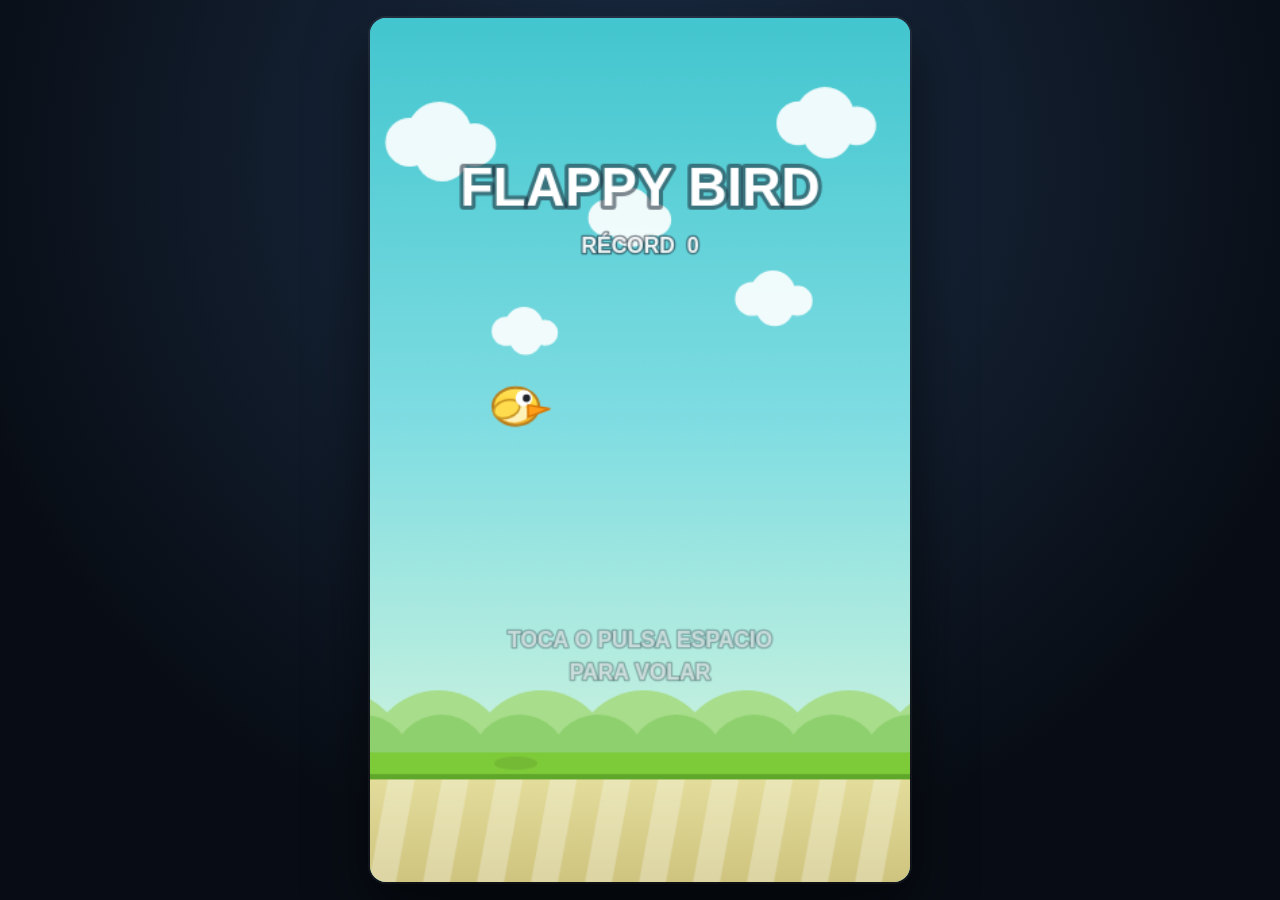
<file: flappy-bird.html>
<!DOCTYPE html>
<html lang="es">
<head>
<meta charset="utf-8">
<meta name="viewport" content="width=device-width, initial-scale=1, maximum-scale=1, viewport-fit=cover">
<title>Flappy Bird</title>
<style>
  :root { color-scheme: dark; }
  * { box-sizing: border-box; }
  html, body { height: 100%; }
  body {
    margin: 0;
    display: grid;
    place-items: center;
    overflow: hidden;
    background: radial-gradient(circle at 50% 18%, #1c2e47, #080d15 72%);
    font-family: "Trebuchet MS", Verdana, sans-serif;
    user-select: none;
    -webkit-user-select: none;
    -webkit-tap-highlight-color: transparent;
  }
  #wrap {
    position: relative;
    height: min(96dvh, 154dvw);
    aspect-ratio: 400 / 640;
    border-radius: 16px;
    overflow: hidden;
    background: #4ec0ca;
    box-shadow: 0 26px 60px rgba(0, 0, 0, .6), 0 0 0 2px rgba(255, 255, 255, .07);
  }
  canvas {
    display: block;
    width: 100%;
    height: 100%;
    touch-action: none;
    cursor: pointer;
  }
</style>
</head>
<body>
<div id="wrap">
  <canvas id="game" width="400" height="640"></canvas>
</div>
<script>
(() => {
  'use strict';

  // ---------------------------------------------------------------- Ajustes
  const W = 400, H = 640;
  const GROUND_H = 96, GROUND_Y = H - GROUND_H;
  const BIRD_X = 108, BIRD_R = 11;
  const GRAVITY = 1800, FLAP_V = -525, MAX_FALL = 820;
  const PIPE_W = 64, GAP = 164, PIPE_SPEED = 170, SPAWN_DIST = 230;
  const BEST_KEY = 'flappy.best';

  const canvas = document.getElementById('game');
  const ctx = canvas.getContext('2d');

  // ------------------------------------------------------- Pantalla y utilidades
  function fitCanvas() {
    const dpr = Math.min(window.devicePixelRatio || 1, 2);
    canvas.width = Math.round(W * dpr);
    canvas.height = Math.round(H * dpr);
    ctx.setTransform(dpr, 0, 0, dpr, 0, 0);
  }
  fitCanvas();
  window.addEventListener('resize', fitCanvas);

  const clamp = (v, a, b) => (v < a ? a : v > b ? b : v);
  const rand = (a, b) => a + Math.random() * (b - a);

  function roundRect(x, y, w, h, r) {
    const rr = Math.min(r, w / 2, h / 2);
    ctx.beginPath();
    ctx.moveTo(x + rr, y);
    ctx.arcTo(x + w, y, x + w, y + h, rr);
    ctx.arcTo(x + w, y + h, x, y + h, rr);
    ctx.arcTo(x, y + h, x, y, rr);
    ctx.arcTo(x, y, x + w, y, rr);
    ctx.closePath();
  }

  function circleRect(cx, cy, cr, rx, ry, rw, rh) {
    const nx = clamp(cx, rx, rx + rw);
    const ny = clamp(cy, ry, ry + rh);
    const dx = cx - nx, dy = cy - ny;
    return dx * dx + dy * dy < cr * cr;
  }

  function text(str, x, y, size, color, align = 'center') {
    ctx.font = '800 ' + size + 'px "Trebuchet MS", Verdana, sans-serif';
    ctx.textAlign = align;
    ctx.textBaseline = 'middle';
    ctx.lineJoin = 'round';
    ctx.lineWidth = Math.max(2.5, size * 0.15);
    ctx.strokeStyle = 'rgba(28, 40, 52, 0.55)';
    ctx.strokeText(str, x, y);
    ctx.fillStyle = color;
    ctx.fillText(str, x, y);
  }

  // -------------------------------------------------------------------- Audio
  let actx = null;

  function ensureAudio() {
    try {
      if (!actx) actx = new (window.AudioContext || window.webkitAudioContext)();
      if (actx.state === 'suspended') actx.resume();
    } catch (e) { actx = null; }
  }

  function tone(freq, dur, type = 'square', vol = 0.05, slideTo = 0, delay = 0) {
    if (!actx) return;
    const t0 = actx.currentTime + delay;
    const osc = actx.createOscillator();
    const gain = actx.createGain();
    osc.type = type;
    osc.frequency.setValueAtTime(freq, t0);
    if (slideTo) osc.frequency.exponentialRampToValueAtTime(Math.max(40, slideTo), t0 + dur);
    gain.gain.setValueAtTime(0.0001, t0);
    gain.gain.exponentialRampToValueAtTime(vol, t0 + 0.012);
    gain.gain.exponentialRampToValueAtTime(0.0001, t0 + dur);
    osc.connect(gain);
    gain.connect(actx.destination);
    osc.start(t0);
    osc.stop(t0 + dur + 0.03);
  }

  // ------------------------------------------------------------------- Estado
  let state = 'ready';        // ready | play | over
  let time = 0, score = 0, best = 0, overTime = 0;
  let groundOffset = 0, hillOffset = 0, sinceSpawn = 0;
  let shake = 0, flash = 0;

  const bird = { x: BIRD_X, y: H * 0.45, baseY: H * 0.45, vy: 0, rot: 0, wing: 0 };
  let pipes = [];
  let particles = [];

  const clouds = [
    { x: 40,  y: 92,  s: 1.00, speed: 10 },
    { x: 190, y: 148, s: 0.75, speed: 14 },
    { x: 330, y: 78,  s: 0.90, speed: 12 },
    { x: 120, y: 232, s: 0.60, speed: 18 },
    { x: 300, y: 208, s: 0.70, speed: 16 }
  ];

  try {
    best = parseInt(localStorage.getItem(BEST_KEY) || '0', 10) || 0;
  } catch (e) { best = 0; }

  function saveBest() {
    try { localStorage.setItem(BEST_KEY, String(best)); } catch (e) { /* ignora */ }
  }

  function reset() {
    state = 'ready';
    score = 0;
    overTime = 0;
    sinceSpawn = 0;
    shake = 0;
    flash = 0;
    bird.x = BIRD_X;
    bird.y = H * 0.45;
    bird.baseY = H * 0.45;
    bird.vy = 0;
    bird.rot = 0;
    bird.wing = 0;
    pipes = [];
    particles = [];
  }

  function startGame() {
    state = 'play';
    score = 0;
    sinceSpawn = SPAWN_DIST - 120;
    bird.vy = FLAP_V;
    bird.rot = -0.42;
    bird.wing = 0;
    puff();
    tone(620, 0.08, 'square', 0.05, 380);
  }

  function spawnPipe() {
    const margin = 62;
    const min = margin + GAP / 2;
    const max = GROUND_Y - margin - GAP / 2;
    pipes.push({ x: W + 10, gapY: rand(min, max), scored: false });
  }

  function die() {
    if (state !== 'play') return;
    state = 'over';
    overTime = 0;
    shake = 0.6;
    flash = 0.5;
    burst(bird.x, bird.y, 16);
    tone(200, 0.3, 'sawtooth', 0.08, 70);
    if (score > best) {
      best = score;
      saveBest();
    }
  }

  // ---------------------------------------------------------------- Partículas
  function burst(x, y, n) {
    for (let i = 0; i < n; i++) {
      const a = rand(0, Math.PI * 2);
      const sp = rand(60, 260);
      const life = rand(0.5, 1.0);
      particles.push({
        x, y,
        vx: Math.cos(a) * sp,
        vy: Math.sin(a) * sp - 80,
        g: 900,
        r: rand(2, 5),
        life,
        maxLife: life,
        color: Math.random() < 0.6 ? '#ffd93b' : '#fff4c2'
      });
    }
  }

  function puff() {
    for (let i = 0; i < 3; i++) {
      const life = rand(0.25, 0.45);
      particles.push({
        x: bird.x - 6,
        y: bird.y + 10,
        vx: rand(-120, -40),
        vy: rand(-30, 30),
        g: 120,
        r: rand(1.5, 3),
        life,
        maxLife: life,
        color: 'rgba(255, 255, 255, 0.8)'
      });
    }
  }

  function updateParticles(dt) {
    for (const p of particles) {
      p.vy += p.g * dt;
      p.x += p.vx * dt;
      p.y += p.vy * dt;
      p.life -= dt;
    }
    particles = particles.filter((p) => p.life > 0);
  }

  // ------------------------------------------------------------------ Entrada
  function press() {
    ensureAudio();
    if (state === 'ready') {
      startGame();
    } else if (state === 'play') {
      bird.vy = FLAP_V;
      bird.wing = 0;
      puff();
      tone(620, 0.08, 'square', 0.05, 380);
    } else if (state === 'over' && overTime > 0.45) {
      reset();
      startGame();
    }
  }

  canvas.addEventListener('pointerdown', (e) => {
    e.preventDefault();
    press();
  });
  canvas.addEventListener('contextmenu', (e) => e.preventDefault());

  window.addEventListener('keydown', (e) => {
    if (e.code === 'Space' || e.code === 'ArrowUp' || e.code === 'KeyW' || e.code === 'Enter') {
      e.preventDefault();
      if (e.repeat) return;
      press();
    }
  });

  // ---------------------------------------------------------------- Actualizar
  function update(dt) {
    time += dt;
    updateParticles(dt);
    shake = Math.max(0, shake - dt * 1.8);
    flash = Math.max(0, flash - dt * 2.4);

    for (const c of clouds) {
      c.x -= c.speed * dt;
      if (c.x < -110) {
        c.x = W + rand(40, 140);
        c.y = rand(50, 250);
        c.s = rand(0.55, 1.05);
        c.speed = 8 + c.s * 8;
      }
    }

    if (state !== 'over') {
      groundOffset = (groundOffset + PIPE_SPEED * dt) % 40;
      hillOffset += PIPE_SPEED * 0.35 * dt;
    }

    if (state === 'ready') {
      bird.y = bird.baseY + Math.sin(time * 3) * 7;
      bird.rot = Math.sin(time * 3) * 0.08;
      bird.wing += dt * 9;
      return;
    }

    if (state === 'play') {
      bird.vy = Math.min(bird.vy + GRAVITY * dt, MAX_FALL);
      bird.y += bird.vy * dt;
      bird.wing += dt * 22;

      const targetRot = bird.vy < 60 ? -0.42 : clamp(bird.vy / 620, -0.42, 1.4);
      bird.rot += (targetRot - bird.rot) * Math.min(1, dt * 12);

      sinceSpawn += PIPE_SPEED * dt;
      while (sinceSpawn >= SPAWN_DIST) {
        sinceSpawn -= SPAWN_DIST;
        spawnPipe();
      }

      for (const p of pipes) {
        p.x -= PIPE_SPEED * dt;
        if (!p.scored && p.x + PIPE_W < bird.x) {
          p.scored = true;
          score++;
          tone(988, 0.07, 'square', 0.05);
          tone(1319, 0.1, 'square', 0.045, 0, 0.07);
        }
      }
      pipes = pipes.filter((p) => p.x + PIPE_W > -30);

      if (bird.y + BIRD_R >= GROUND_Y) {
        bird.y = GROUND_Y - BIRD_R;
        die();
      }
      if (bird.y - BIRD_R < 0) {
        bird.y = BIRD_R;
        bird.vy = Math.max(bird.vy, 0);
      }

      if (state === 'play') {
        const hitR = BIRD_R - 1.5;
        for (const p of pipes) {
          const topH = p.gapY - GAP / 2;
          const botY = p.gapY + GAP / 2;
          if (
            circleRect(bird.x, bird.y, hitR, p.x, 0, PIPE_W, topH) ||
            circleRect(bird.x, bird.y, hitR, p.x, botY, PIPE_W, GROUND_Y - botY)
          ) {
            die();
            break;
          }
        }
      }
      return;
    }

    // state === 'over'
    overTime += dt;
    bird.vy = Math.min(bird.vy + GRAVITY * dt, MAX_FALL);
    bird.y += bird.vy * dt;
    bird.wing += dt * 6;

    const floor = GROUND_Y - BIRD_R;
    if (bird.y > floor) {
      bird.y = floor;
      bird.vy = 0;
    }
    const targetRot = bird.y >= floor ? 1.5 : clamp(bird.vy / 620, -0.42, 1.4);
    bird.rot += (targetRot - bird.rot) * Math.min(1, dt * 8);
  }

  // -------------------------------------------------------------------- Dibujo
  function drawSky() {
    const g = ctx.createLinearGradient(0, 0, 0, GROUND_Y);
    g.addColorStop(0, '#43c6cf');
    g.addColorStop(0.55, '#7fdde2');
    g.addColorStop(1, '#c9f2df');
    ctx.fillStyle = g;
    ctx.fillRect(0, 0, W, GROUND_Y);
  }

  function drawClouds() {
    for (const c of clouds) {
      ctx.fillStyle = 'rgba(255, 255, 255, 0.9)';
      ctx.beginPath();
      ctx.arc(c.x, c.y, 18 * c.s, 0, Math.PI * 2);
      ctx.arc(c.x + 22 * c.s, c.y - 6 * c.s, 24 * c.s, 0, Math.PI * 2);
      ctx.arc(c.x + 48 * c.s, c.y + 2 * c.s, 16 * c.s, 0, Math.PI * 2);
      ctx.arc(c.x + 24 * c.s, c.y + 9 * c.s, 20 * c.s, 0, Math.PI * 2);
      ctx.fill();
    }
  }

  function drawHillLayer(color, r, spacing, offset, baseY) {
    ctx.save();
    ctx.beginPath();
    ctx.rect(0, 0, W, GROUND_Y);
    ctx.clip();
    ctx.fillStyle = color;
    const off = offset % spacing;
    for (let x = -spacing; x <= W + spacing; x += spacing) {
      ctx.beginPath();
      ctx.arc(x - off, baseY, r, Math.PI, 0);
      ctx.fill();
    }
    ctx.restore();
  }

  function drawHills() {
    drawHillLayer('#a8dd8b', 52, 76, hillOffset * 0.4, GROUND_Y + 6);
    drawHillLayer('#8ed06d', 36, 58, hillOffset, GROUND_Y + 8);
  }

  function pipeGrad(x, w) {
    const g = ctx.createLinearGradient(x, 0, x + w, 0);
    g.addColorStop(0, '#3b741f');
    g.addColorStop(0.15, '#63b236');
    g.addColorStop(0.42, '#9ade5a');
    g.addColorStop(0.72, '#5aa92f');
    g.addColorStop(1, '#2d5a15');
    return g;
  }

  function drawPipeBody(x, y, w, h) {
    if (h <= 0) return;
    ctx.fillStyle = pipeGrad(x, w);
    ctx.fillRect(x, y, w, h);
    ctx.fillStyle = 'rgba(255, 255, 255, 0.18)';
    ctx.fillRect(x + 10, y, 7, h);
    ctx.strokeStyle = '#2b5413';
    ctx.lineWidth = 2;
    ctx.strokeRect(x + 1, y, w - 2, h);
  }

  function drawPipeCap(x, y, w, h) {
    roundRect(x, y, w, h, 5);
    ctx.fillStyle = pipeGrad(x, w);
    ctx.fill();
    ctx.strokeStyle = '#2b5413';
    ctx.lineWidth = 2.5;
    ctx.stroke();
    ctx.fillStyle = 'rgba(255, 255, 255, 0.22)';
    ctx.fillRect(x + 8, y + 4, 8, h - 8);
  }

  function drawPipes() {
    for (const p of pipes) {
      const topH = p.gapY - GAP / 2;
      const botY = p.gapY + GAP / 2;
      const botH = GROUND_Y - botY;
      drawPipeBody(p.x, -4, PIPE_W, topH + 4);
      drawPipeCap(p.x - 5, topH - 26, PIPE_W + 10, 26);
      drawPipeBody(p.x, botY + 26, PIPE_W, botH - 26 + 4);
      drawPipeCap(p.x - 5, botY, PIPE_W + 10, 26);
    }
  }

  function drawGround() {
    ctx.fillStyle = '#7ecb3a';
    ctx.fillRect(0, GROUND_Y, W, 16);
    ctx.fillStyle = '#5fa72a';
    ctx.fillRect(0, GROUND_Y + 16, W, 4);

    const g = ctx.createLinearGradient(0, GROUND_Y + 20, 0, H);
    g.addColorStop(0, '#e3dc9b');
    g.addColorStop(1, '#cfc47f');
    ctx.fillStyle = g;
    ctx.fillRect(0, GROUND_Y + 20, W, GROUND_H - 20);

    ctx.save();
    ctx.beginPath();
    ctx.rect(0, GROUND_Y + 20, W, GROUND_H - 20);
    ctx.clip();
    ctx.fillStyle = 'rgba(255, 255, 255, 0.28)';
    const off = groundOffset % 40;
    for (let x = -60; x < W + 60; x += 40) {
      ctx.beginPath();
      ctx.moveTo(x - off, H);
      ctx.lineTo(x - off + 20, H);
      ctx.lineTo(x - off + 34, GROUND_Y + 20);
      ctx.lineTo(x - off + 14, GROUND_Y + 20);
      ctx.closePath();
      ctx.fill();
    }
    ctx.restore();
  }

  function drawShadow() {
    const dist = clamp(1 - (GROUND_Y - bird.y) / 520, 0.12, 1);
    ctx.fillStyle = 'rgba(0, 0, 0, ' + (0.16 * dist).toFixed(3) + ')';
    ctx.beginPath();
    ctx.ellipse(bird.x, GROUND_Y + 8, 10 + 12 * dist, 5, 0, 0, Math.PI * 2);
    ctx.fill();
  }

  function drawParticles() {
    for (const p of particles) {
      ctx.globalAlpha = clamp(p.life / p.maxLife, 0, 1);
      ctx.fillStyle = p.color;
      ctx.beginPath();
      ctx.arc(p.x, p.y, p.r, 0, Math.PI * 2);
      ctx.fill();
    }
    ctx.globalAlpha = 1;
  }

  function drawBird() {
    ctx.save();
    ctx.translate(bird.x, bird.y);
    ctx.rotate(bird.rot);

    // cuerpo
    ctx.beginPath();
    ctx.ellipse(0, 0, 17, 14, 0, 0, Math.PI * 2);
    const bg = ctx.createLinearGradient(0, -14, 0, 14);
    bg.addColorStop(0, '#ffe45c');
    bg.addColorStop(0.6, '#ffcf2e');
    bg.addColorStop(1, '#f0a92b');
    ctx.fillStyle = bg;
    ctx.fill();
    ctx.lineWidth = 2;
    ctx.strokeStyle = '#b8801f';
    ctx.stroke();

    // vientre
    ctx.beginPath();
    ctx.ellipse(-1, 5, 11, 7, 0, 0, Math.PI * 2);
    ctx.fillStyle = '#fff2b8';
    ctx.fill();

    // ala
    ctx.save();
    ctx.translate(-4, 1);
    ctx.rotate(-0.25 + Math.sin(bird.wing) * 0.5);
    ctx.beginPath();
    ctx.ellipse(-3, 0, 10, 6.5, 0, 0, Math.PI * 2);
    ctx.fillStyle = '#ffdc4d';
    ctx.fill();
    ctx.lineWidth = 1.5;
    ctx.strokeStyle = '#c99422';
    ctx.stroke();
    ctx.restore();

    // ojo
    ctx.beginPath();
    ctx.arc(6, -6, 6.2, 0, Math.PI * 2);
    ctx.fillStyle = '#ffffff';
    ctx.fill();
    ctx.beginPath();
    ctx.arc(8, -6, 2.8, 0, Math.PI * 2);
    ctx.fillStyle = '#20242b';
    ctx.fill();

    // pico
    ctx.beginPath();
    ctx.moveTo(9, -1);
    ctx.lineTo(25, 2);
    ctx.lineTo(9, 8);
    ctx.closePath();
    ctx.fillStyle = '#ff9f1a';
    ctx.fill();
    ctx.lineWidth = 1.5;
    ctx.strokeStyle = '#d97706';
    ctx.stroke();

    ctx.restore();
  }

  function drawUI() {
    if (state === 'ready') {
      text('FLAPPY BIRD', W / 2, 128, 40, '#ffffff');
      text('RÉCORD  ' + best, W / 2, 170, 16, 'rgba(255, 255, 255, 0.92)');

      ctx.globalAlpha = 0.6 + Math.sin(time * 3) * 0.3;
      text('TOCA O PULSA ESPACIO', W / 2, 462, 16, '#ffffff');
      text('PARA VOLAR', W / 2, 486, 16, '#ffffff');
      ctx.globalAlpha = 1;
      return;
    }

    if (state === 'play') {
      text(String(score), W / 2, 96, 54, '#ffffff');
      return;
    }

    // GAME OVER
    const a = clamp((overTime - 0.2) / 0.35, 0, 1);
    if (a <= 0) return;
    ctx.globalAlpha = a;

    const pw = 312, ph = 300, px = (W - pw) / 2, py = 148;
    roundRect(px, py, pw, ph, 22);
    ctx.fillStyle = 'rgba(19, 29, 42, 0.88)';
    ctx.fill();
    ctx.lineWidth = 3;
    ctx.strokeStyle = 'rgba(255, 255, 255, 0.85)';
    ctx.stroke();

    text('GAME OVER', W / 2, py + 42, 30, '#ffe45c');

    const mx = px + 82, my = py + 152;
    let tier = null;
    if (score >= 30) tier = ['#ffe27a', '#d99b16'];
    else if (score >= 20) tier = ['#f2f6ff', '#9aa8bb'];
    else if (score >= 10) tier = ['#f0b878', '#a9631f'];

    ctx.beginPath();
    ctx.arc(mx, my, 37, 0, Math.PI * 2);
    if (tier) {
      const mg = ctx.createLinearGradient(mx - 36, my - 36, mx + 36, my + 36);
      mg.addColorStop(0, tier[0]);
      mg.addColorStop(1, tier[1]);
      ctx.fillStyle = mg;
      ctx.fill();
      ctx.lineWidth = 4;
      ctx.strokeStyle = 'rgba(255, 255, 255, 0.9)';
      ctx.stroke();
      text('★', mx, my + 2, 34, 'rgba(255, 255, 255, 0.9)');
    } else {
      ctx.setLineDash([6, 6]);
      ctx.lineWidth = 3;
      ctx.strokeStyle = 'rgba(255, 255, 255, 0.35)';
      ctx.stroke();
      ctx.setLineDash([]);
      text('?', mx, my + 1, 30, 'rgba(255, 255, 255, 0.35)');
    }

    const rx = px + pw - 84;
    text('PUNTOS', rx, py + 108, 13, 'rgba(255, 255, 255, 0.7)');
    text(String(score), rx, py + 140, 40, '#ffffff');
    text('RÉCORD', rx, py + 190, 13, 'rgba(255, 255, 255, 0.7)');
    text(String(best), rx, py + 222, 30, '#ffffff');

    ctx.globalAlpha = a * (0.55 + Math.sin(time * 4) * 0.35);
    text('TOCA PARA REINTENTAR', W / 2, py + 268, 15, '#ffffff');
    ctx.globalAlpha = 1;
  }

  function render() {
    ctx.save();
    if (shake > 0.01) {
      const amp = shake * shake * 18;
      ctx.translate(rand(-amp, amp), rand(-amp, amp));
    }
    drawSky();
    drawClouds();
    drawHills();
    drawPipes();
    drawGround();
    drawShadow();
    drawParticles();
    drawBird();
    ctx.restore();

    drawUI();

    if (flash > 0.01) {
      ctx.fillStyle = 'rgba(255, 255, 255, ' + Math.min(0.8, flash).toFixed(3) + ')';
      ctx.fillRect(0, 0, W, H);
    }
  }

  // --------------------------------------------------------------------- Loop
  let last = 0;

  function frame(now) {
    if (!last) last = now;
    const dt = Math.min((now - last) / 1000, 0.04);
    last = now;
    update(dt);
    render();
    requestAnimationFrame(frame);
  }

  reset();
  requestAnimationFrame(frame);
})();
</script>
</body>
</html>
</file>
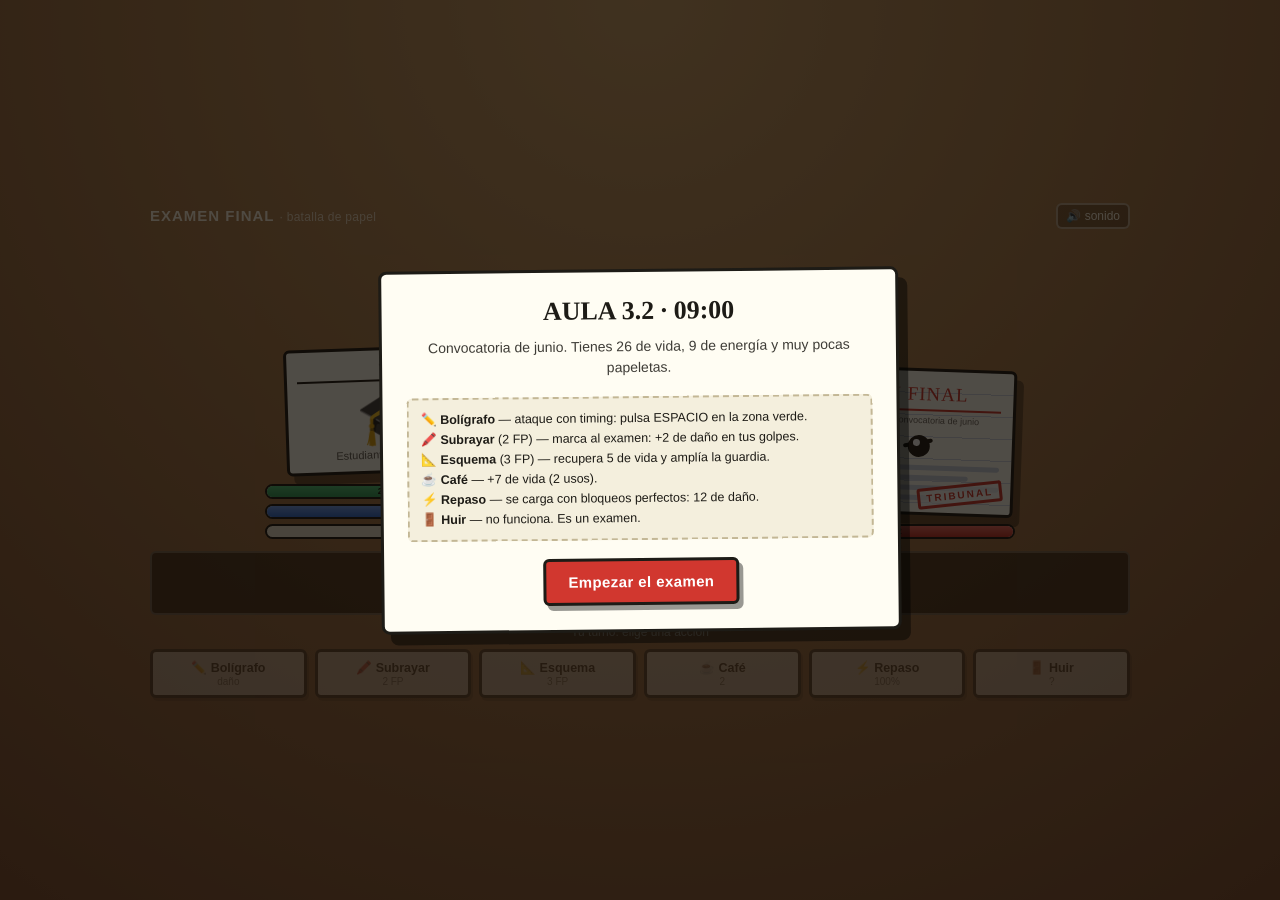
<file: ExamenFinal/examen-final.html>
<!doctype html>
<html lang="es">
<head>
<meta charset="utf-8">
<meta name="viewport" content="width=device-width,initial-scale=1">
<title>Examen Final — Batalla de Papel</title>
<link rel="icon" href="assets/favicon.svg" type="image/svg+xml">
<link rel="stylesheet" href="styles.css">
</head>
<body>
<div id="game">
  <div class="topbar">
    <div class="brand">EXAMEN FINAL <span>· batalla de papel</span></div>
    <button id="soundBtn" class="mini" title="Sonido">🔊 sonido</button>
  </div>

  <div id="arena">
    <div class="actor">
      <div class="card" id="playerCard">
        <div class="cardTop">TÚ</div>
        <div class="face" id="face">🎓</div>
        <div class="cardName">Estudiante de 4º curso</div>
      </div>
      <div class="stats">
        <div class="bar hp"><i id="pHpBar"></i><span id="pHpTxt">26/26</span></div>
        <div class="bar fp"><i id="pFpBar"></i><span id="pFpTxt">9/9</span></div>
        <div class="bar star"><i id="pStarBar"></i><span id="pStarTxt">0%</span></div>
      </div>
    </div>

    <div class="actor">
      <div class="card exam" id="enemyCard">
        <div class="examHead">EXAMEN FINAL</div>
        <div class="examSub">Facultad de Ciencias · convocatoria de junio</div>
        <div class="brows"><b></b><b></b></div>
        <div class="eyes"><span class="eye"></span><span class="eye"></span></div>
        <div class="lines"><i></i><i></i><i></i><i></i></div>
        <div class="stamp">TRIBUNAL</div>
      </div>
      <div class="stats">
        <div class="bar enemy"><i id="bHpBar"></i><span id="bHpTxt">52/52</span></div>
      </div>
    </div>
  </div>

  <div class="log" id="log"></div>
  <div class="hint" id="hint">Tu turno: elige una acción</div>

  <div class="commands" id="commands">
    <button data-cmd="attack">✏️ Bolígrafo<small>daño</small></button>
    <button data-cmd="mark">🖍️ Subrayar<small>2 FP</small></button>
    <button data-cmd="focus">📐 Esquema<small>3 FP</small></button>
    <button data-cmd="cafe">☕ Café<small id="cafeCount">2</small></button>
    <button data-cmd="star" id="starBtn">⚡ Repaso<small>100%</small></button>
    <button data-cmd="flee">🚪 Huir<small>?</small></button>
  </div>
</div>

<div class="qte hidden" id="qte">
  <div class="qteBox">
    <div class="qteTitle" id="qteTitle">¡BOLÍGRAFO!</div>
    <div class="qteHint" id="qteHint">Pulsa en la zona verde</div>
    <div class="track" id="track">
      <div class="zone good" id="goodZone"></div>
      <div class="zone perfect" id="perfectZone"></div>
      <div class="marker" id="marker"></div>
    </div>
    <div class="qteFoot">ESPACIO o clic</div>
  </div>
</div>

<div class="overlay" id="overlay">
  <div class="panel">
    <h1 id="ovTitle">AULA 3.2 · 09:00</h1>
    <p id="ovText">Convocatoria de junio. Tienes 26 de vida, 9 de energía y muy pocas papeletas.</p>
    <div class="rules" id="ovRules">
      <b>✏️ Bolígrafo</b> — ataque con timing: pulsa ESPACIO en la zona verde.<br>
      <b>🖍️ Subrayar</b> (2 FP) — marca al examen: +2 de daño en tus golpes.<br>
      <b>📐 Esquema</b> (3 FP) — recupera 5 de vida y amplía la guardia.<br>
      <b>☕ Café</b> — +7 de vida (2 usos).<br>
      <b>⚡ Repaso</b> — se carga con bloqueos perfectos: 12 de daño.<br>
      <b>🚪 Huir</b> — no funciona. Es un examen.
    </div>
    <button id="ovBtn" class="big">Empezar el examen</button>
  </div>
</div>

<script src="game.js"></script>
</body>
</html>
</file>
<file: Compila/styles.css>
*{box-sizing:border-box}
:root{
  --bg:#050d16;
  --bg-2:#081521;
  --panel:#0b1724;
  --panel-2:#0e1e2e;
  --line:#17324a;
  --text:#dceaf7;
  --muted:#7d99b3;
  --cyan:#7cc4ff;
  --k0:#7cc4ff;
  --k1:#ffd66b;
  --k2:#7ee2a8;
  --k3:#ff9ecb;
  --bad:#ff6b6b;
}
html,body{height:100%}
body{
  margin:0;background:
    radial-gradient(900px 460px at 20% -10%, #0f2b44 0%, transparent 62%),
    radial-gradient(800px 420px at 90% 0%, #10233a 0%, transparent 58%),
    var(--bg);
  color:var(--text);
  font-family:"Trebuchet MS",Verdana,sans-serif;
  min-height:100%;
  display:flex;justify-content:center;
  padding:14px clamp(10px,3vw,26px) 22px;
}
body::before{
  content:"";position:fixed;inset:0;pointer-events:none;opacity:.45;
  background-image:
    linear-gradient(rgba(124,196,255,.045) 1px, transparent 1px),
    linear-gradient(90deg, rgba(124,196,255,.045) 1px, transparent 1px);
  background-size:38px 38px;
  mask-image:linear-gradient(180deg,#000 0%, transparent 88%);
}

.app{position:relative;z-index:1;width:min(1180px,100%);display:flex;flex-direction:column;gap:12px}

/* ---------- HUD ---------- */
.hud{display:flex;align-items:center;justify-content:space-between;gap:14px;flex-wrap:wrap}
.brand{display:flex;align-items:center;gap:10px;font-weight:800;letter-spacing:.3px}
.brand .ico{
  display:grid;place-items:center;width:34px;height:34px;border-radius:9px;font-size:16px;
  background:linear-gradient(160deg,#173d61,#0d2740);border:1px solid #2a5580;
}
.brand small{display:block;font-weight:400;font-size:10.5px;letter-spacing:1px;text-transform:uppercase;color:var(--muted)}
.stats{display:flex;align-items:center;gap:16px}
.stat{display:flex;flex-direction:column;align-items:flex-end;line-height:1.1}
.stat b{font-size:17px;letter-spacing:.3px;font-variant-numeric:tabular-nums}
.stat small{font-size:9.5px;letter-spacing:1.2px;text-transform:uppercase;color:var(--muted)}
.mini{
  background:rgba(20,45,70,.6);color:var(--text);border:1px solid #2a5580;border-radius:8px;
  padding:6px 9px;font:inherit;font-size:13px;cursor:pointer;
}
.mini:hover{background:rgba(30,62,94,.8)}

/* ---------- escenario ---------- */
.stage{
  display:grid;grid-template-columns:minmax(0,1fr) 340px;gap:12px;align-items:stretch;
}
.playfield{
  position:relative;border:1px solid var(--line);border-radius:14px;overflow:hidden;
  background:linear-gradient(180deg,#071422 0%, #050f1a 100%);
  box-shadow:0 18px 40px rgba(0,0,0,.45), inset 0 1px 0 rgba(255,255,255,.04);
}
#board{display:block;width:100%;height:clamp(360px,54vh,470px);touch-action:manipulation}

.judge{
  position:absolute;left:50%;top:16%;transform:translate(-50%,0);
  font-weight:900;font-size:22px;letter-spacing:1px;pointer-events:none;
  text-shadow:0 2px 10px rgba(0,0,0,.6);opacity:0;
}
.judge.pop{animation:judgePop .5s ease-out}
@keyframes judgePop{
  0%{opacity:0;transform:translate(-50%,8px) scale(.85)}
  25%{opacity:1;transform:translate(-50%,0) scale(1.05)}
  70%{opacity:1;transform:translate(-50%,-4px) scale(1)}
  100%{opacity:0;transform:translate(-50%,-16px) scale(1)}
}

/* ---------- editor ---------- */
.editor{
  display:flex;flex-direction:column;min-height:0;
  border:1px solid var(--line);border-radius:14px;overflow:hidden;
  background:linear-gradient(180deg,var(--panel-2),var(--panel));
  box-shadow:0 18px 40px rgba(0,0,0,.4);
}
.editor-bar{
  display:flex;align-items:center;gap:6px;padding:8px 10px;
  background:rgba(5,13,22,.75);border-bottom:1px solid var(--line);
}
.dot{width:9px;height:9px;border-radius:50%}
.dot.r{background:#ff5f57}.dot.y{background:#febc2e}.dot.g{background:#28c840}
.file{
  margin-left:6px;font:600 11.5px ui-monospace,Consolas,monospace;color:#9fbbd6;letter-spacing:.4px;
}
.status{
  margin-left:auto;font-size:9.5px;letter-spacing:1px;text-transform:uppercase;color:var(--muted);
}
.status.ok{color:#7ee2a8}
.status.bad{color:var(--bad)}

.code{
  margin:0;padding:10px 12px;flex:1;min-height:0;
  font:13px/1.62 ui-monospace,Consolas,"Courier New",monospace;
  color:#cfe3f5;white-space:pre-wrap;word-break:break-word;overflow:hidden;
}
.code .cm{color:#5c7590;font-style:italic}
.code .kw{color:var(--k0)}
.code .sym{color:var(--k1)}
.code .num{color:var(--k2)}
.code .str{color:var(--k3)}
.code .err{color:var(--bad);text-decoration:underline wavy var(--bad)}
.code .cur{display:inline-block;width:7px;height:14px;background:var(--cyan);vertical-align:-2px;animation:blink 1s steps(1) infinite}
@keyframes blink{50%{opacity:0}}

.progress{height:3px;background:rgba(124,196,255,.12)}
.progress i{display:block;height:100%;width:0;background:linear-gradient(90deg,var(--cyan),#7ee2a8);transition:width .2s linear}

/* ---------- columnas ---------- */
.lanes{display:grid;grid-template-columns:repeat(4,1fr);gap:10px}
.lane{
  display:flex;align-items:center;justify-content:center;gap:8px;
  padding:10px 6px;border-radius:12px;cursor:pointer;font:inherit;
  background:rgba(12,28,44,.75);border:1px solid var(--line);
  border-top:3px solid var(--c);
  color:var(--text);transition:transform .06s ease, background .12s ease, box-shadow .12s ease;
  -webkit-tap-highlight-color:transparent;
}
.lane b{
  font-size:17px;font-weight:900;letter-spacing:.5px;color:var(--c);
  min-width:22px;text-align:center;
}
.lane span{font-size:10.5px;letter-spacing:.9px;text-transform:uppercase;color:var(--muted)}
.lane.l0{--c:var(--k0)}.lane.l1{--c:var(--k1)}.lane.l2{--c:var(--k2)}.lane.l3{--c:var(--k3)}
.lane:hover{background:rgba(20,45,70,.9)}
.lane.active{transform:translateY(2px) scale(.985);background:rgba(30,62,94,.95);box-shadow:inset 0 0 22px var(--c)}
.lane.hit{box-shadow:inset 0 0 30px var(--c), 0 0 18px rgba(124,196,255,.25)}

.hint{margin:0;text-align:center;font-size:12.5px;color:var(--muted);letter-spacing:.2px}
.hint b{color:var(--cyan)}

/* ---------- overlay ---------- */
.overlay{position:fixed;inset:0;z-index:40;display:grid;place-items:center;padding:18px;background:rgba(3,8,13,.82);backdrop-filter:blur(4px)}
.overlay.hidden{display:none}
.panel{
  width:min(560px,100%);padding:26px 24px;border-radius:16px;
  background:linear-gradient(180deg,#0e2438,#091a29);
  border:1px solid #2a5580;box-shadow:0 26px 60px rgba(0,0,0,.6);
  animation:pop .18s ease-out;
}
@keyframes pop{from{transform:scale(.95);opacity:0}to{transform:scale(1);opacity:1}}
.panel h1{margin:0 0 10px;font-size:clamp(24px,4vw,30px);letter-spacing:-.4px;text-align:center;color:#eaf5ff}
.panel p{margin:0 0 16px;font-size:14px;line-height:1.6;color:#a9c4e0;text-align:center}
.rules{
  list-style:none;margin:0 0 20px;padding:12px 14px;border-radius:10px;
  background:rgba(6,18,29,.7);border:1px dashed #2a5580;
  font-size:13px;line-height:1.9;color:#bcd3e8;
}
.rules b{display:inline-block;min-width:18px;font-weight:900}
.k0{color:var(--k0)}.k1{color:var(--k1)}.k2{color:var(--k2)}.k3{color:var(--k3)}
.rules code{font-family:ui-monospace,Consolas,monospace;font-size:12px;background:rgba(124,196,255,.1);padding:1px 5px;border-radius:4px;color:#dceaf7}
.big{
  display:block;width:100%;padding:13px 20px;cursor:pointer;font:inherit;font-weight:800;font-size:15px;
  letter-spacing:.4px;color:#03131f;background:linear-gradient(180deg,#8fd0ff,#5aa1f2);
  border:0;border-radius:10px;box-shadow:0 12px 24px rgba(90,161,242,.3);
  transition:transform .12s ease, box-shadow .12s ease;
}
.big:hover{transform:translateY(-2px)}
.big:active{transform:translateY(1px)}

.panel-mini{width:min(420px,100%)}
.link{
  display:block;margin:12px auto 0;padding:6px 8px;border:0;background:none;
  color:var(--muted);font:inherit;font-size:12.5px;text-decoration:underline;
  text-underline-offset:3px;cursor:pointer;
}
.link:hover{color:var(--text)}

.result{display:grid;grid-template-columns:repeat(4,1fr);gap:8px;margin:0 0 16px;text-align:center}
.result div{background:rgba(6,18,29,.7);border:1px solid #1f4468;border-radius:10px;padding:10px 4px}
.result b{display:block;font-size:19px;color:#eaf5ff;font-variant-numeric:tabular-nums}
.result small{font-size:9px;letter-spacing:1px;text-transform:uppercase;color:var(--muted)}
.nota{
  margin:0 0 16px;text-align:center;font-size:19px;font-weight:900;letter-spacing:1px;
  color:var(--cyan);
}
.nota.mal{color:var(--bad)}

@media (max-width:900px){
  .stage{grid-template-columns:1fr}
  .editor{order:2;min-height:150px;max-height:190px}
  #board{height:clamp(320px,46vh,420px)}
}
@media (max-width:560px){
  .brand small{display:none}
  .stats{gap:10px}
  .stat b{font-size:15px}
  .lane span{display:none}
  .lane{padding:12px 4px}
  .lane b{font-size:19px}
  .result{grid-template-columns:repeat(2,1fr)}
}
@media (prefers-reduced-motion:reduce){
  *{animation:none !important;transition:none !important}
}
</file>
<file: PizarraRapida/styles.css>
*{box-sizing:border-box}
:root{
  --room:#0a1420;
  --room-2:#0e1d2e;
  --board:#1d4035;
  --board-2:#16332b;
  --wood:#8a5a3b;
  --wood-2:#6b4228;
  --chalk:#eaf3ea;
  --chalk-dim:#9fbfae;
  --gold:#ffd66b;
  --ok:#7ee2a8;
  --bad:#ff8a80;
  --line:#1e3a52;
}
html,body{height:100%}
body{
  margin:0;color:var(--chalk);
  font-family:"Trebuchet MS",Verdana,sans-serif;
  background:
    radial-gradient(900px 480px at 50% -10%, #17324a 0%, transparent 65%),
    linear-gradient(180deg,var(--room-2) 0%, var(--room) 100%);
  display:flex;flex-direction:column;min-height:100%;
  overflow-x:hidden;
}
body::before{
  content:"";position:fixed;inset:0;pointer-events:none;opacity:.4;
  background-image:
    linear-gradient(rgba(124,196,255,.05) 1px, transparent 1px),
    linear-gradient(90deg, rgba(124,196,255,.05) 1px, transparent 1px);
  background-size:36px 36px;
}

/* ---------- HUD ---------- */
.hud{
  position:relative;z-index:1;
  display:flex;align-items:center;justify-content:space-between;gap:16px;flex-wrap:wrap;
  padding:14px clamp(14px,4vw,34px);
  border-bottom:1px solid var(--line);
  background:rgba(8,20,32,.65);backdrop-filter:blur(6px);
}
.brand{display:flex;align-items:center;gap:10px;font-weight:800;letter-spacing:.3px}
.brand .ico{
  display:grid;place-items:center;width:34px;height:34px;border-radius:9px;font-size:16px;
  background:linear-gradient(160deg,#1b3f5c,#0d2436);border:1px solid #2a5580;
}
.brand small{display:block;font-weight:400;font-size:10.5px;letter-spacing:1px;text-transform:uppercase;color:#8fa9c4}
.stats{display:flex;align-items:center;gap:14px}
.stat{display:flex;flex-direction:column;align-items:flex-end;line-height:1.1}
.stat b{font-size:17px;letter-spacing:.3px}
.stat small{font-size:9.5px;letter-spacing:1.2px;text-transform:uppercase;color:#8fa9c4}
.folios{font-size:17px;letter-spacing:2px}

/* ---------- pizarra ---------- */
.stage{
  position:relative;z-index:1;flex:1;
  width:min(940px,100%);margin:0 auto;
  padding:clamp(18px,4vh,40px) clamp(14px,4vw,34px) 24px;
  display:flex;flex-direction:column;gap:18px;
}

.board-frame{
  position:relative;border-radius:10px;padding:12px;
  background:linear-gradient(160deg,var(--wood) 0%, var(--wood-2) 100%);
  box-shadow:0 18px 40px rgba(0,0,0,.45), inset 0 1px 0 rgba(255,255,255,.18);
}
.board{
  position:relative;min-height:clamp(210px,34vh,300px);
  display:flex;align-items:center;justify-content:center;
  padding:clamp(22px,4vw,40px);
  border-radius:6px;
  background:
    radial-gradient(ellipse at 30% 20%, rgba(255,255,255,.05), transparent 55%),
    linear-gradient(180deg,var(--board) 0%, var(--board-2) 100%);
  box-shadow:inset 0 0 60px rgba(0,0,0,.45), inset 0 2px 0 rgba(255,255,255,.05);
  overflow:hidden;
}
.board::after{
  content:"";position:absolute;inset:0;pointer-events:none;opacity:.35;
  background-image:repeating-linear-gradient(115deg, rgba(255,255,255,.03) 0 2px, transparent 2px 7px);
}
.tray{
  height:9px;margin:10px 18px -18px;border-radius:0 0 6px 6px;
  background:linear-gradient(180deg,#a06a44,#5e3a22);
  box-shadow:0 6px 10px rgba(0,0,0,.35);
}

.teacher{
  position:absolute;top:10px;right:14px;font-size:26px;line-height:1;
  filter:drop-shadow(0 4px 6px rgba(0,0,0,.4));
  transition:transform .18s ease;
}
.teacher .eraser{font-size:15px;margin-left:-4px;display:inline-block;transform:translateY(-6px)}
.teacher.wiping{animation:wipe .45s ease-in-out infinite}
@keyframes wipe{
  0%,100%{transform:translateX(0) rotate(0)}
  50%{transform:translateX(-9px) rotate(-7deg)}
}

.chalk{
  margin:0;text-align:center;max-width:100%;
  font-family:"Segoe Print","Bradley Hand","Comic Sans MS",cursive;
  font-size:clamp(20px,3.4vw,32px);line-height:1.45;
  color:var(--chalk);letter-spacing:.4px;
  text-shadow:0 0 1px rgba(255,255,255,.35), 0 1px 0 rgba(0,0,0,.2);
  word-break:break-word;
}
.chalk span{transition:opacity .18s ease, color .18s ease}
.chalk span.erased{opacity:.13}
.chalk span.cur{
  color:var(--gold);
  border-bottom:3px solid var(--gold);
  border-radius:2px;
}
.chalk span.space{border-bottom-color:transparent}

.timer{margin-top:auto;position:absolute;left:0;right:0;bottom:0;height:6px;background:rgba(0,0,0,.28)}
.timer i{display:block;height:100%;width:100%;background:linear-gradient(90deg,#7ee2a8,#ffd66b,#ff8a80);transition:width .08s linear}

/* ---------- folio ---------- */
.folio{
  position:relative;
  background:linear-gradient(180deg,#fffdf3,#f3ecd9);
  border:3px solid #1d1b16;border-radius:8px;
  box-shadow:6px 8px 0 rgba(0,0,0,.35);
  padding:12px 16px 14px;transform:rotate(-.5deg);
}
.folio-label{
  display:block;font-size:9.5px;letter-spacing:2.4px;text-transform:uppercase;
  color:#9a8f77;margin-bottom:4px;
}
.folio-line{position:relative;min-height:38px}
.typed,.folio input{
  font:700 clamp(17px,2.6vw,22px)/1.4 "Courier New",ui-monospace,monospace;
  letter-spacing:.5px;white-space:pre-wrap;word-break:break-word;
}
.typed{color:#1d1b16;min-height:38px;pointer-events:none}
.typed .ok{color:#1f7a4d}
.typed .bad{color:#c8332a;text-decoration:underline wavy #c8332a}
.folio input{
  position:absolute;inset:0;width:100%;height:100%;
  border:0;outline:0;background:transparent;padding:0;margin:0;
  color:transparent;caret-color:#2f6bd1;
}
.folio:focus-within{box-shadow:6px 8px 0 rgba(47,107,209,.45);border-color:#2f6bd1}

.hint{
  margin:0;text-align:center;font-size:13px;color:#9fb6cc;min-height:20px;
  letter-spacing:.2px;transition:color .2s;
}
.hint.ok{color:var(--ok)}
.hint.bad{color:var(--bad)}
.hint.warn{color:var(--gold)}

/* ---------- overlay ---------- */
.overlay{
  position:fixed;inset:0;z-index:40;display:grid;place-items:center;
  background:rgba(4,10,17,.78);backdrop-filter:blur(3px);padding:18px;
}
.overlay.hidden{display:none}
.panel{
  width:min(560px,100%);background:#fffdf3;color:#1d1b16;
  border:3px solid #1d1b16;border-radius:10px;padding:26px 24px;
  box-shadow:10px 12px 0 rgba(0,0,0,.45);transform:rotate(-.6deg);
  animation:pop .18s ease-out;
}
@keyframes pop{from{transform:scale(.94) rotate(-.6deg);opacity:0}to{transform:scale(1) rotate(-.6deg);opacity:1}}
.panel h1{
  margin:0 0 10px;font-family:"Segoe Print","Comic Sans MS",cursive;
  font-size:clamp(24px,4vw,30px);text-align:center;color:#1d3b2f;letter-spacing:.5px;
}
.panel p{margin:0 0 16px;font-size:14.5px;line-height:1.55;text-align:center;color:#3d3a33}
.rules{
  list-style:none;margin:0 0 20px;padding:12px 14px;
  background:#f4efdd;border:2px dashed #c3b795;border-radius:8px;
  font-size:13px;line-height:1.75;color:#3d3a33;
}
.rules b{color:#1d1b16}
.big{
  display:block;width:100%;padding:13px 20px;cursor:pointer;
  font:inherit;font-weight:800;font-size:15px;letter-spacing:.4px;
  color:#fff;background:#c8332a;border:3px solid #1d1b16;border-radius:8px;
  box-shadow:4px 5px 0 rgba(0,0,0,.4);transition:transform .06s, box-shadow .06s;
}
.big:hover{transform:translateY(-2px)}
.big:active{transform:translate(3px,4px);box-shadow:1px 1px 0 rgba(0,0,0,.4)}
.final{display:grid;grid-template-columns:repeat(3,1fr);gap:10px;margin:0 0 18px;text-align:center}
.final div{background:#f4efdd;border:2px solid #d8cfb4;border-radius:8px;padding:10px 6px}
.final b{display:block;font-size:22px;color:#1d3b2f}
.final small{font-size:10px;letter-spacing:1px;text-transform:uppercase;color:#7c7462}
.nota{text-align:center;font-family:"Segoe Print","Comic Sans MS",cursive;font-size:22px;margin:0 0 16px;color:#c8332a}

@media (max-width:600px){
  .hud{padding:10px 14px}
  .brand small{display:none}
  .stat b{font-size:15px}
  .board{min-height:180px}
  .folio{padding:10px 12px 12px}
}
@media (prefers-reduced-motion:reduce){
  *{animation:none !important;transition:none !important}
}
</file>
<file: ExamenFinal/styles.css>
*{box-sizing:border-box}
  :root{
    --ink:#1d1b16; --paper:#fffdf3; --red:#d1372f; --blue:#2f6bd1;
    --green:#2f9e5c; --yellow:#f2c14e; --wood:#8a5a3b;
  }
  html,body{height:100%}
  body{
    margin:0; min-height:100%; color:var(--ink);
    font-family:"Trebuchet MS",Verdana,sans-serif;
    background:radial-gradient(circle at 50% 0%, #c9a06a 0%, #a97c4e 45%, #7d4f33 100%);
    display:grid; place-items:center; padding:14px;
    overflow-x:hidden;
  }
  #game{width:min(980px,100%); position:relative}

  .topbar{display:flex;justify-content:space-between;align-items:center;color:#fff8e7;margin-bottom:10px}
  .brand{font-weight:800;letter-spacing:1px;font-size:15px}
  .brand span{font-weight:400;opacity:.75;font-size:12px;letter-spacing:.3px}
  .mini{background:rgba(0,0,0,.25);color:#fff8e7;border:2px solid rgba(255,248,231,.5);
    border-radius:6px;padding:4px 8px;cursor:pointer;font:inherit;font-size:12px}
  .mini:hover{background:rgba(0,0,0,.4)}

  #arena{display:grid;grid-template-columns:1fr 1fr;gap:20px;align-items:end;min-height:300px}

  .actor{display:flex;flex-direction:column;align-items:center;gap:10px;min-width:0}

  .card{
    position:relative; width:210px; background:var(--paper);
    border:3px solid var(--ink); border-radius:6px; padding:10px;
    box-shadow:7px 9px 0 rgba(0,0,0,.35);
    transform:rotate(var(--rot,-2deg));
    transition:transform .12s ease;
  }
  #playerCard{--rot:-2deg}
  #enemyCard{--rot:2deg; width:250px; padding:12px}

  .cardTop{font-family:"Segoe Print","Comic Sans MS",cursive;font-size:13px;text-align:center;
    border-bottom:2px solid var(--ink);padding-bottom:3px;letter-spacing:1px}
  .face{font-size:54px;text-align:center;line-height:1.1;margin:6px 0 2px}
  .cardName{font-size:11px;text-align:center;opacity:.7}

  .exam{
    background:
      repeating-linear-gradient(to bottom, transparent 0 21px, #cfd8e6 21px 22px),
      var(--paper);
    overflow:hidden;
  }
  .examHead{font-family:"Segoe Print","Comic Sans MS",cursive;font-size:19px;text-align:center;
    letter-spacing:1px;color:var(--red);border-bottom:2px solid var(--red);padding-bottom:4px}
  .examSub{font-size:9px;text-align:center;opacity:.65;margin:4px 0 8px}
  .eyes{display:flex;justify-content:center;gap:36px;margin:10px 0 8px}
  .eye{width:22px;height:22px;background:var(--ink);border-radius:50%;position:relative}
  .eye::after{content:"";position:absolute;top:4px;left:5px;width:7px;height:7px;background:#fff;border-radius:50%}
  .brows{position:absolute;top:70px;left:0;right:0;display:flex;justify-content:center;gap:26px}
  .brows b{display:block;width:30px;height:4px;background:var(--ink);border-radius:2px}
  .brows b:first-child{transform:rotate(12deg)}
  .brows b:last-child{transform:rotate(-12deg)}
  .lines{display:grid;gap:5px;margin-top:2px}
  .lines i{display:block;height:5px;background:#c8d2e2;border-radius:3px}
  .lines i:nth-child(2){width:86%}
  .lines i:nth-child(4){width:68%}
  .stamp{position:absolute;right:8px;bottom:8px;transform:rotate(-8deg);
    border:3px solid var(--red);color:var(--red);background:rgba(255,255,255,.65);
    font-weight:800;font-size:10px;letter-spacing:2px;padding:2px 6px;border-radius:3px}

  .stats{width:100%;max-width:250px;display:grid;gap:5px}
  .bar{position:relative;height:15px;background:#e8e2d0;border:2px solid var(--ink);
    border-radius:999px;overflow:hidden}
  .bar > i{position:absolute;left:0;top:0;bottom:0;width:100%;
    background:linear-gradient(#4cc27a,#2f9e5c);transition:width .35s ease;z-index:1}
  .bar.fp > i{background:linear-gradient(#6f9df0,#2f6bd1)}
  .bar.star > i{background:linear-gradient(#ffe08a,#f2c14e)}
  .bar.enemy > i{background:linear-gradient(#ee6b62,#c8332a)}
  .bar > span{position:relative;z-index:2;display:grid;place-items:center;height:100%;
    font-size:9px;font-weight:800;letter-spacing:.4px;color:#12100c}

  .log{min-height:64px;max-height:80px;overflow:hidden;margin:12px 0 0;
    background:rgba(20,14,8,.55);border:2px solid rgba(255,248,231,.25);border-radius:6px;
    padding:6px 10px;color:#fff8e7;font-size:12.5px;line-height:1.45}
  .log div{opacity:.55}
  .log div:last-child{opacity:1}
  .log .good{color:#9ff0bb}
  .log .warn{color:#ffd28a}
  .log .dim{opacity:.5}

  .hint{color:#fff8e7;font-size:12px;text-align:center;margin:10px 0 8px;opacity:.85;min-height:16px}

  .commands{display:grid;grid-template-columns:repeat(6,1fr);gap:8px}
  .commands button{
    background:var(--paper);border:3px solid var(--ink);border-radius:6px;
    box-shadow:4px 5px 0 rgba(0,0,0,.35);padding:8px 4px;cursor:pointer;
    font:inherit;font-weight:800;font-size:12.5px;color:var(--ink);
    display:flex;flex-direction:column;align-items:center;gap:1px;
    transition:transform .06s ease, box-shadow .06s ease;
  }
  .commands button small{font-weight:400;opacity:.6;font-size:10px}
  .commands button:hover:not(:disabled){transform:translateY(-2px)}
  .commands button:active:not(:disabled){transform:translate(3px,4px);box-shadow:1px 1px 0 rgba(0,0,0,.35)}
  .commands button:disabled{opacity:.4;cursor:not-allowed;box-shadow:2px 3px 0 rgba(0,0,0,.25)}

  .qte{position:fixed;inset:0;display:grid;place-items:center;background:rgba(12,8,4,.6);
    backdrop-filter:blur(2px);z-index:50}
  .qte.hidden{display:none}
  .qteBox{width:min(520px,92vw);background:var(--paper);border:3px solid var(--ink);
    border-radius:8px;box-shadow:8px 10px 0 rgba(0,0,0,.4);padding:16px 18px;text-align:center;
    animation:pop .15s ease-out}
  @keyframes pop{from{transform:scale(.92);opacity:0}to{transform:scale(1);opacity:1}}
  .qteTitle{font-family:"Segoe Print","Comic Sans MS",cursive;font-size:21px;letter-spacing:1px}
  .qteHint{font-size:12px;opacity:.7;margin:2px 0 14px}
  .track{position:relative;height:28px;background:#efe7d2;border:3px solid var(--ink);
    border-radius:999px;overflow:hidden;cursor:pointer;touch-action:none}
  .zone{position:absolute;top:0;bottom:0}
  .zone.good{background:#ffe08a}
  .zone.perfect{background:var(--green)}
  .marker{position:absolute;top:-3px;bottom:-3px;width:7px;margin-left:-3.5px;background:var(--red);
    box-shadow:0 0 0 2px #fff;z-index:3}
  .qteFoot{margin-top:10px;font-size:11px;opacity:.6}

  .overlay{position:fixed;inset:0;display:grid;place-items:center;background:rgba(12,8,4,.72);z-index:60}
  .overlay.hidden{display:none}
  .panel{width:min(520px,92vw);background:var(--paper);border:3px solid var(--ink);border-radius:8px;
    box-shadow:9px 11px 0 rgba(0,0,0,.45);padding:24px;text-align:center;transform:rotate(-.6deg)}
  .panel h1{font-family:"Segoe Print","Comic Sans MS",cursive;font-size:26px;margin:0 0 10px}
  .panel p{font-size:14px;line-height:1.5;margin:0 0 18px;opacity:.85}
  .panel .rules{text-align:left;font-size:12.5px;line-height:1.6;background:#f4efdd;
    border:2px dashed #c3b795;border-radius:6px;padding:10px 12px;margin:0 0 18px}
  .big{background:var(--red);color:#fff;border:3px solid var(--ink);border-radius:6px;
    box-shadow:4px 5px 0 rgba(0,0,0,.4);padding:12px 22px;font:inherit;font-weight:800;
    font-size:15px;cursor:pointer;letter-spacing:.4px}
  .big:hover{transform:translateY(-2px)}
  .big:active{transform:translate(3px,4px);box-shadow:1px 1px 0 rgba(0,0,0,.4)}

  .float{position:absolute;left:50%;top:12%;transform:translateX(-50%);pointer-events:none;
    font-weight:900;font-size:26px;text-shadow:2px 2px 0 #fff;animation:floatUp .9s ease-out forwards;z-index:9}
  .float.dmg{color:var(--red)}
  .float.good{color:var(--green);font-size:15px}
  @keyframes floatUp{to{transform:translate(-50%,-42px);opacity:0}}

  .shake{animation:shake .42s ease-in-out}
  @keyframes shake{
    0%,100%{transform:rotate(var(--rot,0deg)) translateX(0)}
    25%{transform:rotate(var(--rot,0deg)) translateX(-7px)}
    75%{transform:rotate(var(--rot,0deg)) translateX(7px)}
  }
  .windup{animation:windup .5s ease-in-out infinite alternate}
  @keyframes windup{
    from{transform:rotate(var(--rot,0deg)) scale(1)}
    to{transform:rotate(var(--rot,0deg)) scale(1.06);filter:drop-shadow(0 0 10px rgba(209,55,47,.8))}
  }
  #enemyCard.phase3{--rot:1deg;background-color:#fff5f0}

  @media (max-width:760px){
    #arena{grid-template-columns:1fr 1fr;gap:8px;min-height:0}
    .card{width:150px;padding:8px}
    #enemyCard{width:170px;padding:9px}
    .examHead{font-size:14px}
    .examSub{font-size:7px}
    .face{font-size:40px}
    .eye{width:16px;height:16px}
    .brows{display:none}
    .commands{grid-template-columns:repeat(3,1fr)}
    .log{font-size:11.5px;min-height:58px}
  }
</file>
